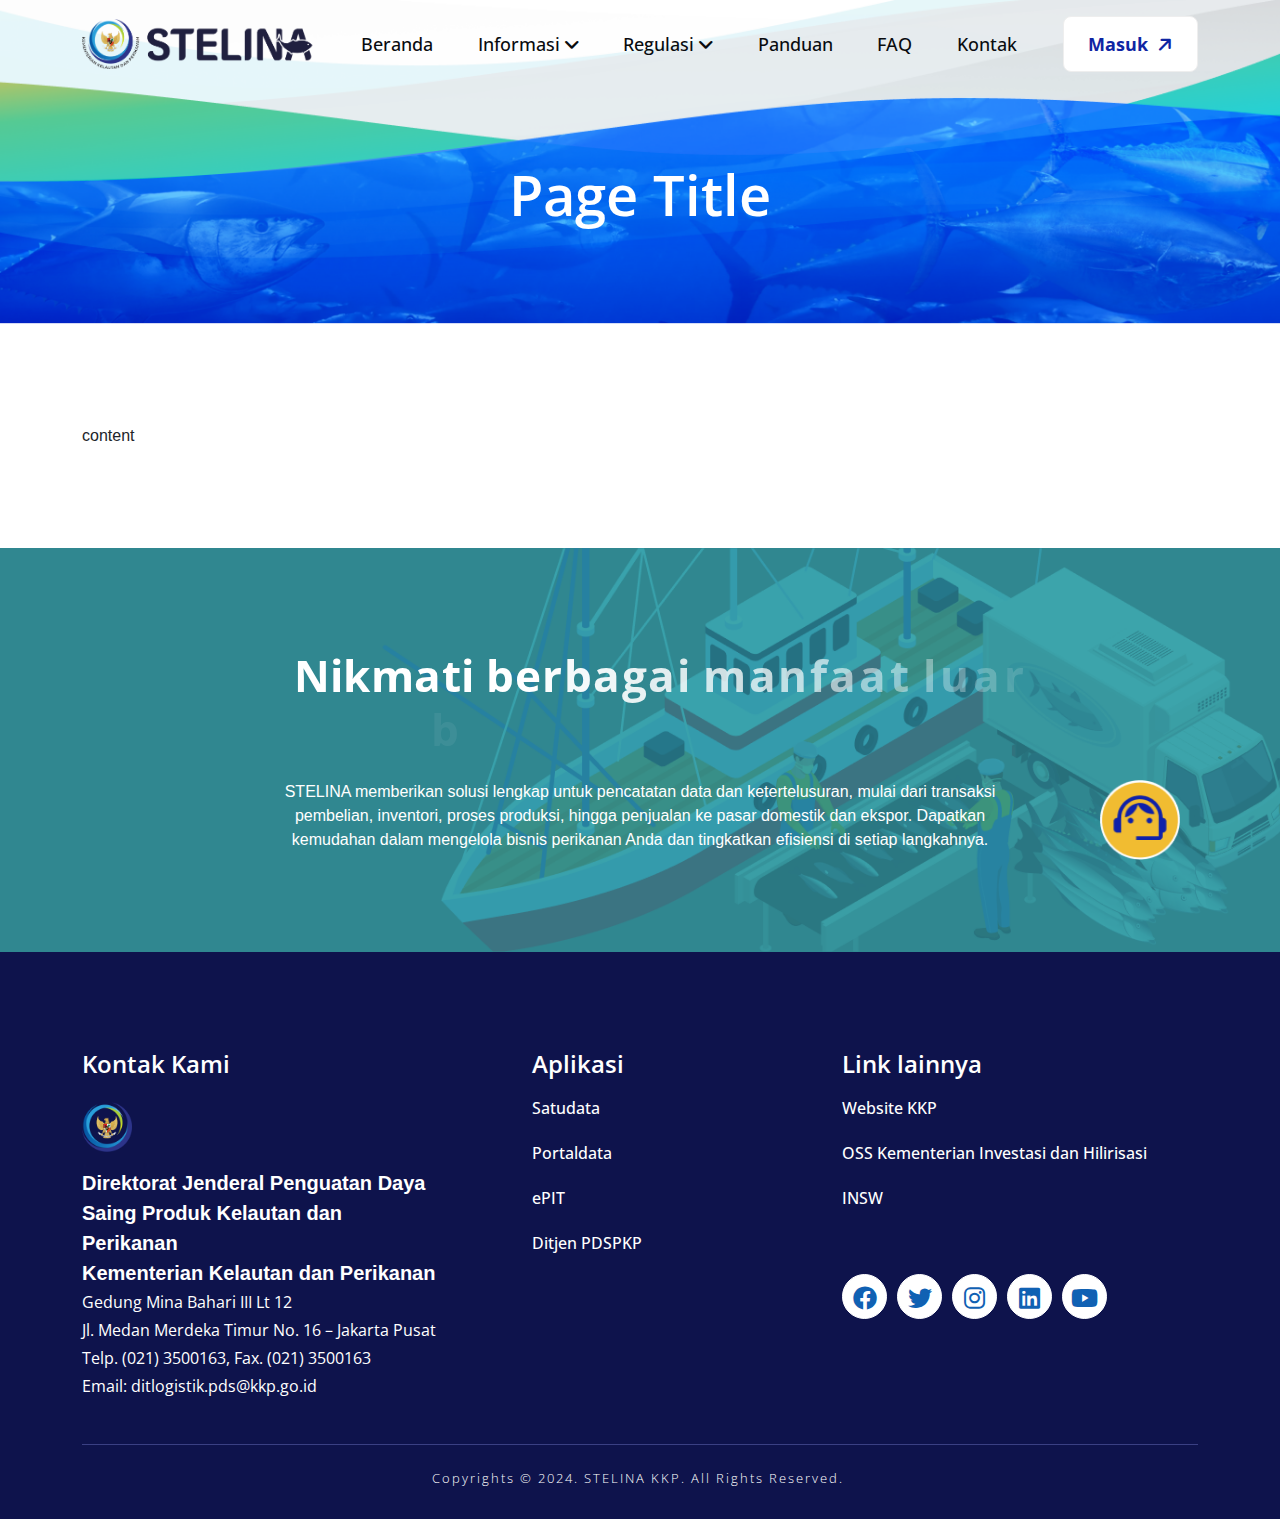
<file: blank.html>
<!DOCTYPE html>
<html lang="en">
<head>
     <meta charset="UTF-8">
     <meta name="viewport" content="width=device-width, initial-scale=1.0">
     <title>Stelina - KKP</title>

     <!--=====FAB ICON=======-->
    <link rel="shortcut icon" href="assets/img/logo/fav-logo1.png" type="image/x-icon">

    <!--===== CSS LINK =======-->
    <link rel="stylesheet" href="assets/css/plugins/bootstrap.min.css">
    <link rel="stylesheet" href="assets/css/plugins/aos.css">
    <link rel="stylesheet" href="assets/css/plugins/fontawesome.css">
    <link rel="stylesheet" href="assets/css/plugins/magnific-popup.css">
    <link rel="stylesheet" href="assets/css/plugins/mobile.css">
    <link rel="stylesheet" href="assets/css/plugins/owlcarousel.min.css">
    <link rel="stylesheet" href="assets/css/plugins/sidebar.css">
    <link rel="stylesheet" href="assets/css/plugins/slick-slider.css">
    <link rel="stylesheet" href="assets/css/plugins/nice-select.css">
    <link rel="stylesheet" href="assets/css/main.css">

    <!--=====  JS SCRIPT LINK =======-->
    <script src="assets/js/plugins/jquery-3-6-0.min.js"></script>
</head>
<body class="homepage1-body">

<!--===== PRELOADER STARTS =======-->
<div class="preloader">
  <div class="loading-container">
    <div class="loading"></div>
    <div id="loading-icon"><img src="assets/img/logo/preloader.png" alt=""></div>
  </div>
</div>
<!--===== PRELOADER ENDS =======-->

<!--===== PROGRESS STARTS=======-->
<div class="paginacontainer">
     <div class="progress-wrap">
       <svg class="progress-circle svg-content" width="100%" height="100%" viewBox="-1 -1 102 102">
         <path d="M50,1 a49,49 0 0,1 0,98 a49,49 0 0,1 0,-98"/>
       </svg>
     </div>
   </div>
 <!--===== PROGRESS ENDS=======-->

   <!--=====HEADER START=======-->
   <header>
    <div class="header-area homepage1 header header-sticky d-none d-lg-block " id="header">
      <div class="container">
        <div class="row">
          <div class="col-lg-12">
            <div class="header-elements">
              <div class="site-logo">
                <a href="index.html"><img src="assets/img/logo/logo1.png" style="width: 233px;" alt=""></a>
              </div>
              <div class="main-menu">
                <ul>
                  <li><a href="index.html">Beranda</a>
                  </li>
                  <li><a href="#">Informasi <i class="fa-solid fa-angle-down"></i></a>
                    <ul class="dropdown-padding">
                      <li><a href="tentang.html">Tentang Stelina</a></li>
                      <li><a href="rantai.html">Rantai Ketelusuran</a></li>
                      <li><a href="infografis.html">Infografis</a></li>
                    </ul>
                  </li>
                  <li><a href="#">Regulasi <i class="fa-solid fa-angle-down"></i></a>
                  <ul class="dropdown-padding">
                    <li><a href="reg-inter.html">Internasional</a></li>
                    <li><a href="reg-indo.html">Indonesia</a></li>
                  </ul>
                  </li>
                  <li><a href="panduan.html">Panduan</a></li>
                  <li><a href="faq.html">FAQ</a></li>
                  <li><a href="kontak.html">Kontak</a></li>
                </ul>
              </div>
              <div class="btn-area">
                <a href="login.html" class="header-btn18">Masuk <i class="fa-solid fa-arrow-right"></i></a>
              </div>
            <div class="body-overlay"></div>
            </div>
          </div>
        </div>
      </div>
    </div>
  </header>
  <!--=====HEADER END =======-->

  <!--===== MOBILE HEADER STARTS =======-->
 <div class="mobile-header mobile-haeder1 d-block d-lg-none">
  <div class="container-fluid">
    <div class="col-12">
      <div class="mobile-header-elements">
        <div class="mobile-logo">
          <a href="index.html"><img src="assets/img/logo/logo1.png" style="width: 199px;" alt=""></a>
        </div>
        <div class="mobile-nav-icon dots-menu">
          <i class="fa-solid fa-bars"></i>
        </div>
      </div>
    </div>
  </div>
</div>

<div class="mobile-sidebar mobile-sidebar1">
  <div class="logosicon-area">
    <div class="logos">
      <img src="assets/img/logo/logo1.png" style="width: 199px;" alt="">
    </div>
    <div class="menu-close">
      <i class="fa-solid fa-xmark"></i>
    </div>
   </div>
  <div class="mobile-nav mobile-nav1">
    <ul class="mobile-nav-list nav-list1">
      <li><a href="index.html">Beranda</a>
      <li><a href="#">Informasi</a>
        <ul class="sub-menu">
          <li><a href="tentang.html">Tentang Stelina</a></li>
          <li><a href="rantai.html">Rantai Ketelusuran</a></li>
          <li><a href="infografis.html">Infografis</a></li>
        </ul>
      </li>
      <li><a href="#">Regulasi</a>
        <ul class="sub-menu">
          <li><a href="reg-inter.html">Internasional</a></li>
          <li><a href="reg-indo.html">Indonesia</a></li>
        </ul>
      </li>
      <li><a href="panduan.html">Panduan</a></li>
      <li><a href="faq.html">FAQ</a></li>
      <li><a href="kontak.html">Kontak</a></li>
    </ul>

    <div class="allmobilesection">
      <a href="login.html"  class="header-btn1">Login <span><i class="fa-solid fa-arrow-right"></i></span></a>
     </div>
  </div>
</div>
<!--===== MOBILE HEADER STARTS =======-->

<!--===== HERO AREA STARTS =======-->
<div class="about-header-area" style="background-image: url(assets/img/bg/bg-header.png); background-repeat: no-repeat; background-size: cover; background-position: center;">
    <div class="container">
        <div class="row">
            <div class="col-lg-8 m-auto">
                <div class="about-inner-header heading9 text-center">
                    <h1 class="text-white">Page Title</h1>
                </div>
            </div>
        </div>
    </div>
</div>
<!--===== HERO AREA ENDS =======-->

<!--===== CHOOSE AREA STARTS =======-->
<div class="choose-section-area sp1" style="background: none;">
    <div class="container">
        <div class="row align-items-center">
            <div class="col-lg-12 m-auto">

              content

            </div>
        </div>
    </div>
</div>

<!--===== CTA AREA STARTS =======-->
<div class="cta11-section-area sp1">
  <div class="container">
      <div class="row justify-content-md-center text-center">
          <div class="col-lg-8">
              <div class="cta-header">
                  <h2 class="text-anime-style-3">Nikmati berbagai manfaat luar biasa bersama STELINA</h2>
                  <div class="space24"></div>
                  <span class="text-white">STELINA memberikan solusi lengkap untuk pencatatan data dan ketertelusuran, mulai dari transaksi pembelian, inventori, proses produksi, hingga penjualan ke pasar domestik dan ekspor. Dapatkan kemudahan dalam mengelola bisnis perikanan Anda dan tingkatkan efisiensi di setiap langkahnya.</span>
              </div>
          </div>
      </div>
  </div>
</div>
<!--===== CTA AREA ENDS =======-->

<!--===== FOOTER AREA STARTS =======-->
<div class="footer11-section-area">
<div class="container">
  <div class="row">
      <div class="col-lg-4 col-md-12">
          <div class="footer-log-area">
            <h3>Kontak Kami</h3>
            <div class="d-block">
              <div class="pb-3"><img src="assets/img/all-images/favicon.png" style="height: 50px; max-width: fit-content;" alt=""></div>
              <div class="fs-5 fw-bold text-white">Direktorat Jenderal Penguatan Daya Saing Produk Kelautan dan Perikanan<br>
                Kementerian Kelautan dan Perikanan</div>
            </div>
              <p>
                Gedung Mina Bahari III Lt 12<br>
                Jl. Medan Merdeka Timur No. 16 – Jakarta Pusat<br>
                Telp. (021) 3500163, Fax. (021) 3500163<br>
                Email: ditlogistik.pds@kkp.go.id</p>
              
              <div class="space24"></div>
          </div>
      </div>
      <div class="col-lg-4 col-md-12">
          <div class="space30 d-md-none d-block"></div>
          <div class="footer-content-area footer1">
              <h3>Aplikasi</h3>
              <ul>
                  <li><a href="https://satudata.kkp.go.id/" target="_blank">Satudata</a></li>
                  <li><a href="https://portaldata.kkp.go.id/" target="_blank">Portaldata</a></li>
                  <li><a href="https://integrasi.djpt.kkp.go.id/pit/" target="_blank">ePIT</a></li>
                  <li><a href="https://kkp.go.id/unit-kerja/djpdskp.html" target="_blank">Ditjen PDSPKP</a></li>
              </ul>
          </div>
      </div>
      <div class="col-lg-4 col-md-12">
          <div class="space30 d-lg-none d-block"></div>
          <div class="footer-content-area">
              <h3>Link lainnya</h3>
              <ul>
                  <li><a href="https://kkp.go.id" target="_blank">Website KKP</a></li>
                  <li><a href="https://oss.go.id/" target="_blank">OSS Kementerian Investasi dan Hilirisasi</a></li>
                  <li><a href="https://insw.go.id/" target="_blank">INSW</a></li>
              </ul>
              <div>
                <ul class="social_icons">
                    <li><a href="#"><i class="fa-brands fa-facebook"></i></a>
                    </li>
                    <li><a href="#"><i class="fa-brands fa-twitter"></i></a>
                    </li>
                    <li> <a href="#"><i class="fa-brands fa-instagram" aria-hidden="true"></i> </a> 
                    </li>
                    <li><a href="#"><i class="fa-brands fa-linkedin"></i></a>
                    </li>
                    <li><a href="#"><i class="fa-brands fa-youtube"></i></a>
                    </li>
                </ul>
            </div>

          </div>
      </div>
  </div>
  <div class="space20 d-lg-block d-none"></div>
  <div class="space40 d-lg-none d-block"></div>
  <div class="row">
    <div class="col-lg-12">
      <div class="copyright-area">
        <div class="pera">
          <p>Copyrights © 2024. STELINA KKP. All Rights Reserved. </p>
        </div>
      </div>
    </div>
  </div>
</div>
</div>
<!--===== FOOTER AREA ENDS =======-->


  <!--livechat-->

  <a href="#" class="chat-open"><img src="assets/img/all-images/liveChart-icon.png" class="livechat-icon"></a>

  <div id="live-chat">
  
  <header class="clearfix">
    
    <a href="#" class="chat-close">x</a>

    <h4 class="text-white">Admin Stelina</h4>

  </header>

  <div class="chat">
    
    <div class="chat-history">
      
      <div class="chat-message clearfix">
        
        <img src="assets/img/all-images/user.png" alt="" width="32" height="32">

        <div class="chat-message-content clearfix">
          
          <span class="chat-time">13:35</span>

          <h5>User</h5>

          <p>Halo</p>

        </div> <!-- end chat-message-content -->

      </div> <!-- end chat-message -->

      <hr>

      <div class="chat-message clearfix">
        
        <img src="assets/img/all-images/favicon.png" alt="" width="32" height="32">

        <div class="chat-message-content clearfix">
          
          <span class="chat-time">13:37</span>

          <h5>Admin Stelina</h5>

          <p>Selamat Siang ada yang dapat kami bantu</p>

        </div> <!-- end chat-message-content -->

      </div> <!-- end chat-message -->

      <hr>

      <div class="chat-message clearfix">
        
        <img src="assets/img/all-images/user.png" alt="" width="32" height="32">

        <div class="chat-message-content clearfix">
          
          <span class="chat-time">13:38</span>

          <h5>User</h5>

          <p>Anu, saya mau bertanya soal itu kira2 bisa dibantu tentang peraturan tentang ini </p>

        </div> <!-- end chat-message-content -->

      </div> <!-- end chat-message -->

      <hr>

    </div> <!-- end chat-history -->

    <form action="#" method="post">

      <fieldset>
        
        <input type="text" placeholder="Ketik Chat disini ..." autofocus>
        <input type="hidden">

      </fieldset>

    </form>

  </div> <!-- end chat -->

</div>

  <!--livechat-->

<!--===== JS SCRIPT LINK =======-->
<script src="assets/js/plugins/bootstrap.min.js"></script>
<script src="assets/js/plugins/fontawesome.js"></script>
<script src="assets/js/plugins/aos.js"></script>
<script src="assets/js/plugins/counter.js"></script>
<script src="assets/js/plugins/gsap.min.js"></script>
<script src="assets/js/plugins/ScrollTrigger.min.js"></script>
<script src="assets/js/plugins/Splitetext.js"></script>
<script src="assets/js/plugins/sidebar.js"></script>
<script src="assets/js/plugins/magnific-popup.js"></script>
<script src="assets/js/plugins/mobilemenu.js"></script>
<script src="assets/js/plugins/owlcarousel.min.js"></script>
<script src="assets/js/plugins/gsap-animation.js"></script>
<script src="assets/js/plugins/nice-select.js"></script>
<script src="assets/js/plugins/waypoints.js"></script>
<script src="assets/js/plugins/slick-slider.js"></script>
<script src="assets/js/plugins/circle-progress.js"></script>
<script src="assets/js/main.js"></script>
<script src="assets/js/script.js"></script>

</body>
</html>
</file>
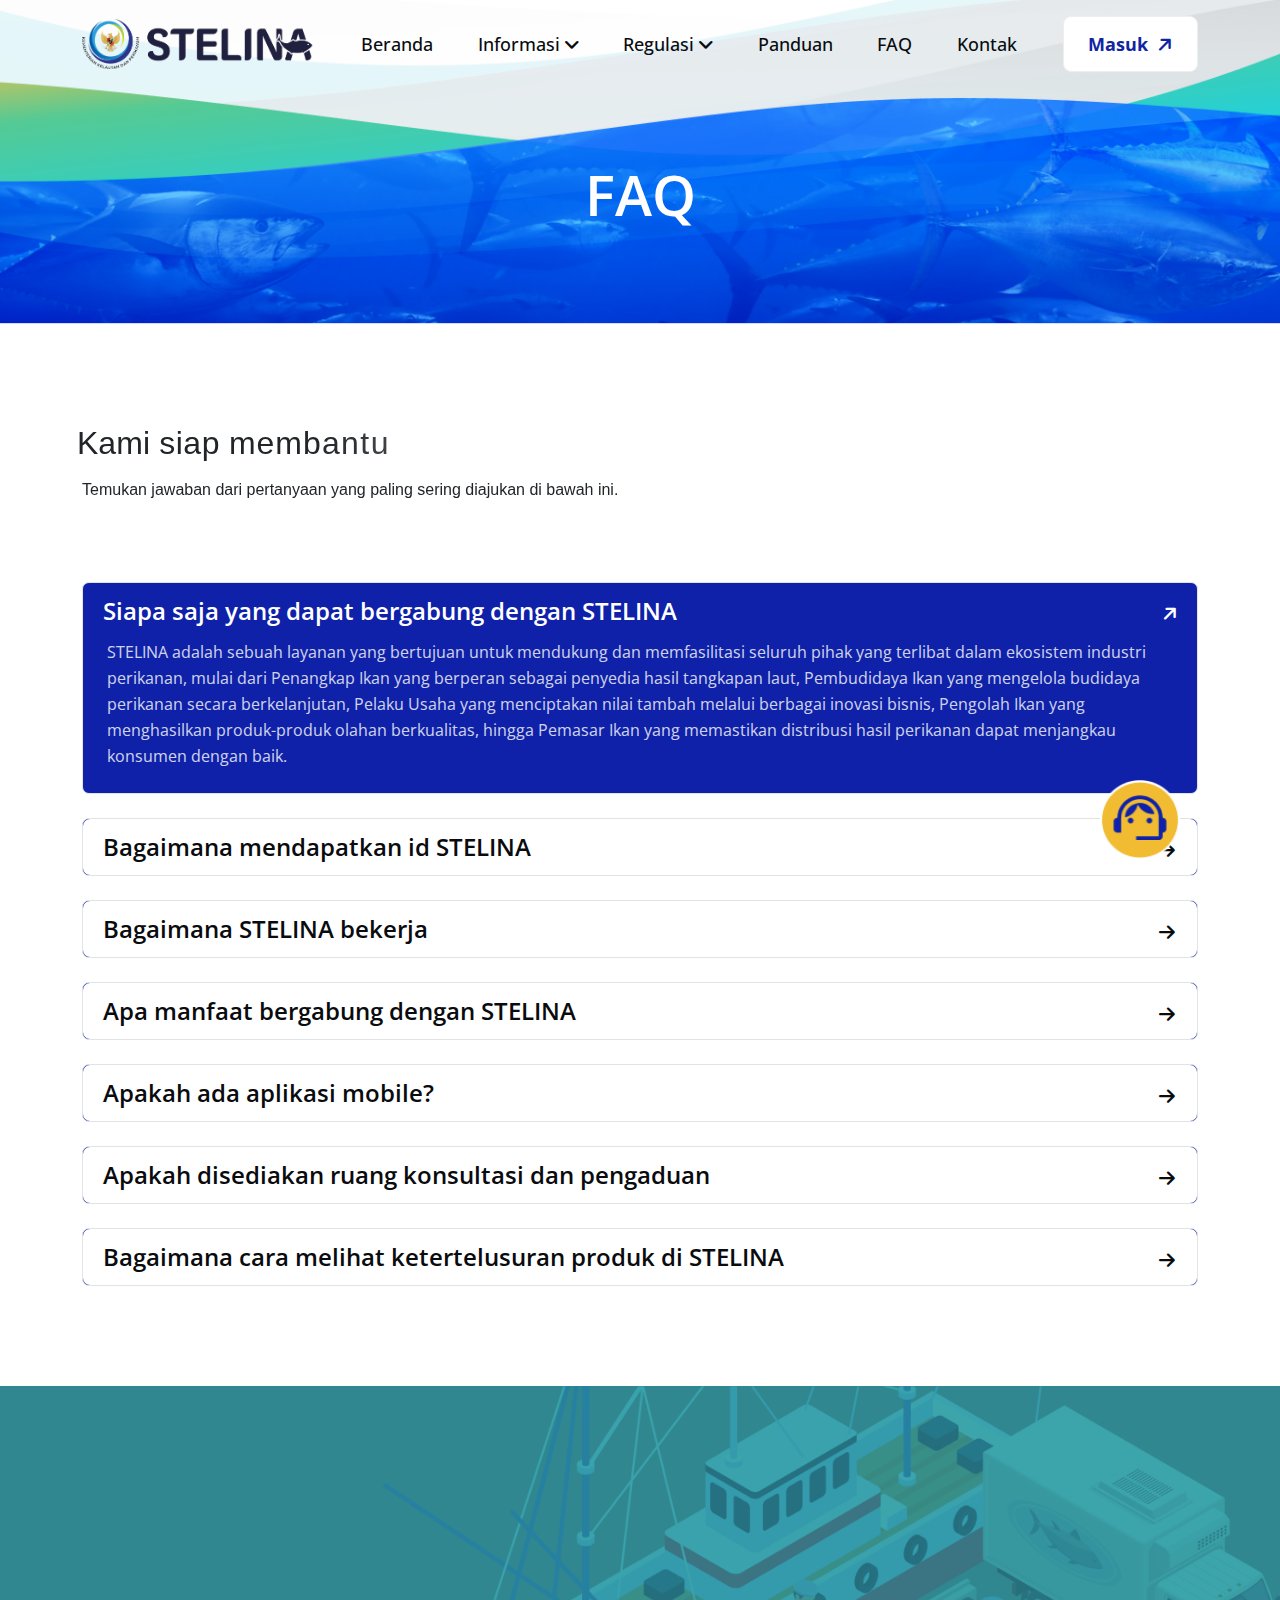
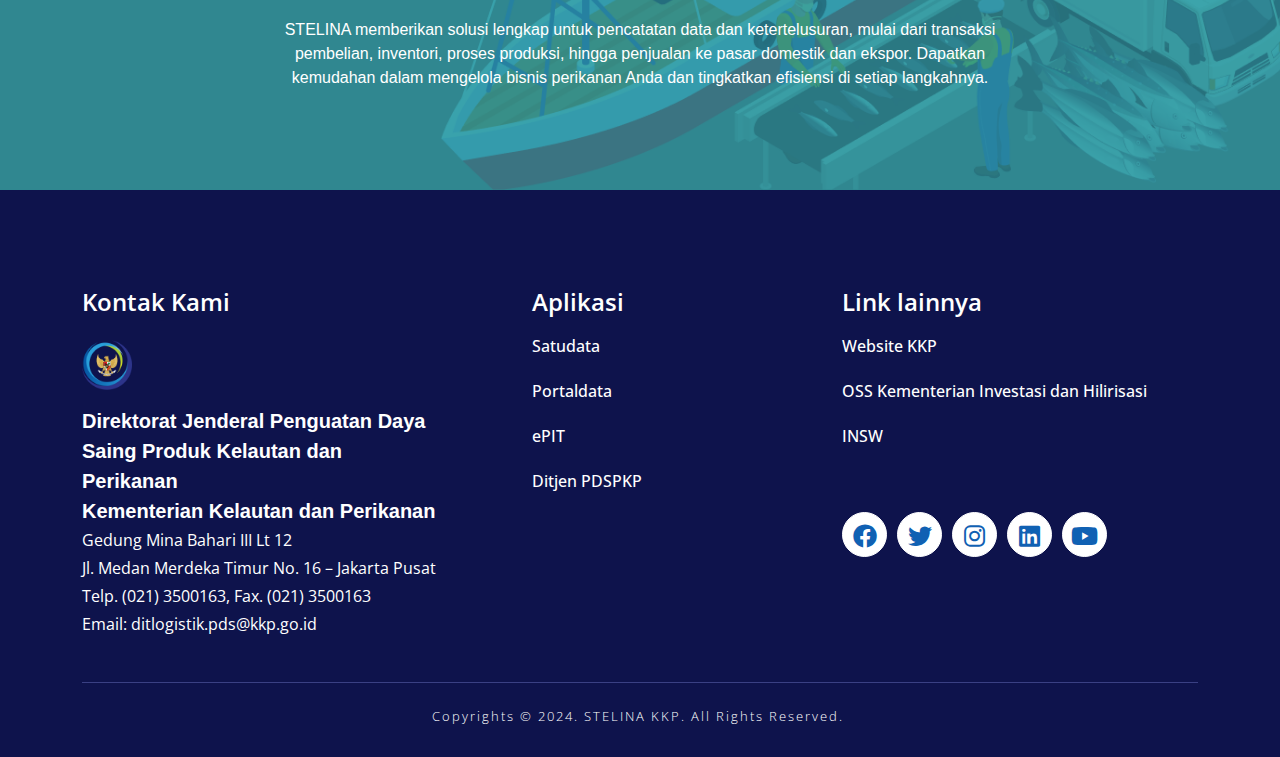
<file: faq.html>
<!DOCTYPE html>
<html lang="en">
<head>
     <meta charset="UTF-8">
     <meta name="viewport" content="width=device-width, initial-scale=1.0">
     <title>Stelina - KKP</title>

     <!--=====FAB ICON=======-->
    <link rel="shortcut icon" href="assets/img/logo/fav-logo1.png" type="image/x-icon">

    <!--===== CSS LINK =======-->
    <link rel="stylesheet" href="assets/css/plugins/bootstrap.min.css">
    <link rel="stylesheet" href="assets/css/plugins/aos.css">
    <link rel="stylesheet" href="assets/css/plugins/fontawesome.css">
    <link rel="stylesheet" href="assets/css/plugins/magnific-popup.css">
    <link rel="stylesheet" href="assets/css/plugins/mobile.css">
    <link rel="stylesheet" href="assets/css/plugins/owlcarousel.min.css">
    <link rel="stylesheet" href="assets/css/plugins/sidebar.css">
    <link rel="stylesheet" href="assets/css/plugins/slick-slider.css">
    <link rel="stylesheet" href="assets/css/plugins/nice-select.css">
    <link rel="stylesheet" href="assets/css/main.css">

    <!--=====  JS SCRIPT LINK =======-->
    <script src="assets/js/plugins/jquery-3-6-0.min.js"></script>
</head>
<body class="homepage1-body">

<!--===== PRELOADER STARTS =======-->
<div class="preloader">
  <div class="loading-container">
    <div class="loading"></div>
    <div id="loading-icon"><img src="assets/img/logo/preloader.png" alt=""></div>
  </div>
</div>
<!--===== PRELOADER ENDS =======-->

<!--===== PROGRESS STARTS=======-->
<div class="paginacontainer">
     <div class="progress-wrap">
       <svg class="progress-circle svg-content" width="100%" height="100%" viewBox="-1 -1 102 102">
         <path d="M50,1 a49,49 0 0,1 0,98 a49,49 0 0,1 0,-98"/>
       </svg>
     </div>
   </div>
 <!--===== PROGRESS ENDS=======-->

   <!--=====HEADER START=======-->
   <header>
    <div class="header-area homepage1 header header-sticky d-none d-lg-block " id="header">
      <div class="container">
        <div class="row">
          <div class="col-lg-12">
            <div class="header-elements">
              <div class="site-logo">
                <a href="index.html"><img src="assets/img/logo/logo1.png" style="width: 233px;" alt=""></a>
              </div>
              <div class="main-menu">
                <ul>
                  <li><a href="index.html">Beranda</a>
                  </li>
                  <li><a href="#">Informasi <i class="fa-solid fa-angle-down"></i></a>
                    <ul class="dropdown-padding">
                      <li><a href="tentang.html">Tentang Stelina</a></li>
                      <li><a href="rantai.html">Rantai Ketelusuran</a></li>
                      <li><a href="infografis.html">Infografis</a></li>
                    </ul>
                  </li>
                  <li><a href="#">Regulasi <i class="fa-solid fa-angle-down"></i></a>
                  <ul class="dropdown-padding">
                    <li><a href="reg-inter.html">Internasional</a></li>
                    <li><a href="reg-indo.html">Indonesia</a></li>
                  </ul>
                  </li>
                  <li><a href="panduan.html">Panduan</a></li>
                  <li><a href="faq.html">FAQ</a></li>
                  <li><a href="kontak.html">Kontak</a></li>
                </ul>
              </div>
              <div class="btn-area">
                <a href="login.html" class="header-btn18">Masuk <i class="fa-solid fa-arrow-right"></i></a>
              </div>
            <div class="body-overlay"></div>
            </div>
          </div>
        </div>
      </div>
    </div>
  </header>
  <!--=====HEADER END =======-->

  <!--===== MOBILE HEADER STARTS =======-->
 <div class="mobile-header mobile-haeder1 d-block d-lg-none">
  <div class="container-fluid">
    <div class="col-12">
      <div class="mobile-header-elements">
        <div class="mobile-logo">
          <a href="index.html"><img src="assets/img/logo/logo1.png" style="width: 199px;" alt=""></a>
        </div>
        <div class="mobile-nav-icon dots-menu">
          <i class="fa-solid fa-bars"></i>
        </div>
      </div>
    </div>
  </div>
</div>

<div class="mobile-sidebar mobile-sidebar1">
  <div class="logosicon-area">
    <div class="logos">
      <img src="assets/img/logo/logo1.png" style="width: 199px;" alt="">
    </div>
    <div class="menu-close">
      <i class="fa-solid fa-xmark"></i>
    </div>
   </div>
  <div class="mobile-nav mobile-nav1">
    <ul class="mobile-nav-list nav-list1">
      <li><a href="index.html">Beranda</a>
      <li><a href="#">Informasi</a>
        <ul class="sub-menu">
          <li><a href="tentang.html">Tentang Stelina</a></li>
          <li><a href="rantai.html">Rantai Ketelusuran</a></li>
          <li><a href="infografis.html">Infografis</a></li>
        </ul>
      </li>
      <li><a href="#">Regulasi</a>
        <ul class="sub-menu">
          <li><a href="reg-inter.html">Internasional</a></li>
          <li><a href="reg-indo.html">Indonesia</a></li>
        </ul>
      </li>
      <li><a href="panduan.html">Panduan</a></li>
      <li><a href="faq.html">FAQ</a></li>
      <li><a href="kontak.html">Kontak</a></li>
    </ul>

    <div class="allmobilesection">
      <a href="login.html"  class="header-btn1">Login <span><i class="fa-solid fa-arrow-right"></i></span></a>
     </div>
  </div>
</div>
<!--===== MOBILE HEADER STARTS =======-->

<!--===== HERO AREA STARTS =======-->
<div class="about-header-area" style="background-image: url(assets/img/bg/bg-header.png); background-repeat: no-repeat; background-size: cover; background-position: center;">
    <div class="container">
        <div class="row">
            <div class="col-lg-8 m-auto">
                <div class="about-inner-header heading9 text-center">
                    <h1 class="text-white">FAQ</h1>
                </div>
            </div>
        </div>
    </div>
</div>
<!--===== HERO AREA ENDS =======-->

<!--===== CHOOSE AREA STARTS =======-->
<div class="choose-section-area sp1" style="background: none;">
    <div class="container">
        <div class="row align-items-center">
            <div class="col-lg-12 m-auto">
              <h2 class="text-anime-style-3">Kami siap membantu</h2>
              <div class="space16"></div>
              <p data-aos="fade-left" data-aos-duration="1000">Temukan jawaban dari pertanyaan yang paling sering diajukan di bawah ini.</p>
              <div class="space80"></div>
                <div class="accordian-tabs-area" style="padding: 0;">
                    <div class="accordion accordion-flush" id="accordionFlushExample">
                        <div class="accordion-item">
                          <h2 class="accordion-header">
                            <button class="accordion-button" type="button" data-bs-toggle="collapse" data-bs-target="#flush-collapseOne" aria-expanded="false" aria-controls="flush-collapseOne">
                              Siapa saja yang dapat bergabung dengan STELINA
                            </button>
                          </h2>
                          <div id="flush-collapseOne" class="accordion-collapse collapse show" data-bs-parent="#accordionFlushExample">
                            <div class="accordion-body body2">STELINA adalah sebuah layanan yang bertujuan untuk mendukung dan memfasilitasi seluruh pihak yang terlibat dalam ekosistem industri perikanan, mulai dari Penangkap Ikan yang berperan sebagai penyedia hasil tangkapan laut, Pembudidaya Ikan yang mengelola budidaya perikanan secara berkelanjutan, Pelaku Usaha yang menciptakan nilai tambah melalui berbagai inovasi bisnis, Pengolah Ikan yang menghasilkan produk-produk olahan berkualitas, hingga Pemasar Ikan yang memastikan distribusi hasil perikanan dapat menjangkau konsumen dengan baik.</div>
                          </div>
                        </div>
                        <div class="space24"></div>
                        <div class="accordion-item">
                          <h2 class="accordion-header">
                            <button class="accordion-button collapsed" type="button" data-bs-toggle="collapse" data-bs-target="#flush-collapseTwo" aria-expanded="false" aria-controls="flush-collapseTwo">
                              Bagaimana mendapatkan id STELINA
                            </button>
                          </h2>
                          <div id="flush-collapseTwo" class="accordion-collapse collapse" data-bs-parent="#accordionFlushExample">
                          <div class="accordion-body body2">STELINA adalah sebuah layanan yang bertujuan untuk mendukung dan memfasilitasi seluruh pihak yang terlibat dalam ekosistem industri perikanan, mulai dari Penangkap Ikan yang berperan sebagai penyedia hasil tangkapan laut, Pembudidaya Ikan yang mengelola budidaya perikanan secara berkelanjutan, Pelaku Usaha yang menciptakan nilai tambah melalui berbagai inovasi bisnis, Pengolah Ikan yang menghasilkan produk-produk olahan berkualitas, hingga Pemasar Ikan yang memastikan distribusi hasil perikanan dapat menjangkau konsumen dengan baik.</div>
                          </div>
                        </div>
                        <div class="space24"></div>
                        <div class="accordion-item">
                          <h2 class="accordion-header">
                            <button class="accordion-button collapsed" type="button" data-bs-toggle="collapse" data-bs-target="#flush-collapseThree" aria-expanded="false" aria-controls="flush-collapseThree">
                              Bagaimana STELINA bekerja
                            </button>
                          </h2>
                          <div id="flush-collapseThree" class="accordion-collapse collapse" data-bs-parent="#accordionFlushExample">
                          <div class="accordion-body body2">STELINA adalah sebuah layanan yang bertujuan untuk mendukung dan memfasilitasi seluruh pihak yang terlibat dalam ekosistem industri perikanan, mulai dari Penangkap Ikan yang berperan sebagai penyedia hasil tangkapan laut, Pembudidaya Ikan yang mengelola budidaya perikanan secara berkelanjutan, Pelaku Usaha yang menciptakan nilai tambah melalui berbagai inovasi bisnis, Pengolah Ikan yang menghasilkan produk-produk olahan berkualitas, hingga Pemasar Ikan yang memastikan distribusi hasil perikanan dapat menjangkau konsumen dengan baik.</div>
                          </div>
                        </div>
                        <div class="space24"></div>
                        <div class="accordion-item">
                            <h2 class="accordion-header">
                              <button class="accordion-button collapsed" type="button" data-bs-toggle="collapse" data-bs-target="#flush-collapseFour" aria-expanded="false" aria-controls="flush-collapseFour">
                                Apa manfaat bergabung dengan STELINA
                              </button>
                            </h2>
                            <div id="flush-collapseFour" class="accordion-collapse collapse" data-bs-parent="#accordionFlushExample">
                              <div class="accordion-body body2">STELINA adalah sebuah layanan yang bertujuan untuk mendukung dan memfasilitasi seluruh pihak yang terlibat dalam ekosistem industri perikanan, mulai dari Penangkap Ikan yang berperan sebagai penyedia hasil tangkapan laut, Pembudidaya Ikan yang mengelola budidaya perikanan secara berkelanjutan, Pelaku Usaha yang menciptakan nilai tambah melalui berbagai inovasi bisnis, Pengolah Ikan yang menghasilkan produk-produk olahan berkualitas, hingga Pemasar Ikan yang memastikan distribusi hasil perikanan dapat menjangkau konsumen dengan baik.</div>
                            </div>
                          </div>

                          <div class="space24"></div>
                        <div class="accordion-item">
                            <h2 class="accordion-header">
                              <button class="accordion-button collapsed" type="button" data-bs-toggle="collapse" data-bs-target="#flush-collapseFive" aria-expanded="false" aria-controls="flush-collapseFive">
                                Apakah ada aplikasi mobile?
                              </button>
                            </h2>
                            <div id="flush-collapseFive" class="accordion-collapse collapse" data-bs-parent="#accordionFlushExample">
                              <div class="accordion-body body2">STELINA adalah sebuah layanan yang bertujuan untuk mendukung dan memfasilitasi seluruh pihak yang terlibat dalam ekosistem industri perikanan, mulai dari Penangkap Ikan yang berperan sebagai penyedia hasil tangkapan laut, Pembudidaya Ikan yang mengelola budidaya perikanan secara berkelanjutan, Pelaku Usaha yang menciptakan nilai tambah melalui berbagai inovasi bisnis, Pengolah Ikan yang menghasilkan produk-produk olahan berkualitas, hingga Pemasar Ikan yang memastikan distribusi hasil perikanan dapat menjangkau konsumen dengan baik.</div>
                            </div>
                          </div>

                          <div class="space24"></div>
                        <div class="accordion-item">
                            <h2 class="accordion-header">
                              <button class="accordion-button collapsed" type="button" data-bs-toggle="collapse" data-bs-target="#flush-collapseSix" aria-expanded="false" aria-controls="flush-collapseSix">
                                Apakah disediakan ruang konsultasi dan pengaduan
                              </button>
                            </h2>
                            <div id="flush-collapseSix" class="accordion-collapse collapse" data-bs-parent="#accordionFlushExample">
                              <div class="accordion-body body2">STELINA adalah sebuah layanan yang bertujuan untuk mendukung dan memfasilitasi seluruh pihak yang terlibat dalam ekosistem industri perikanan, mulai dari Penangkap Ikan yang berperan sebagai penyedia hasil tangkapan laut, Pembudidaya Ikan yang mengelola budidaya perikanan secara berkelanjutan, Pelaku Usaha yang menciptakan nilai tambah melalui berbagai inovasi bisnis, Pengolah Ikan yang menghasilkan produk-produk olahan berkualitas, hingga Pemasar Ikan yang memastikan distribusi hasil perikanan dapat menjangkau konsumen dengan baik.</div>
                            </div>
                          </div>

                          <div class="space24"></div>
                          <div class="accordion-item">
                              <h2 class="accordion-header">
                                <button class="accordion-button collapsed" type="button" data-bs-toggle="collapse" data-bs-target="#flush-collapseSeven" aria-expanded="false" aria-controls="flush-collapseSeven">
                                  Bagaimana cara melihat ketertelusuran produk di STELINA
                                </button>
                              </h2>
                              <div id="flush-collapseSeven" class="accordion-collapse collapse" data-bs-parent="#accordionFlushExample">
                                <div class="accordion-body body2">STELINA adalah sebuah layanan yang bertujuan untuk mendukung dan memfasilitasi seluruh pihak yang terlibat dalam ekosistem industri perikanan, mulai dari Penangkap Ikan yang berperan sebagai penyedia hasil tangkapan laut, Pembudidaya Ikan yang mengelola budidaya perikanan secara berkelanjutan, Pelaku Usaha yang menciptakan nilai tambah melalui berbagai inovasi bisnis, Pengolah Ikan yang menghasilkan produk-produk olahan berkualitas, hingga Pemasar Ikan yang memastikan distribusi hasil perikanan dapat menjangkau konsumen dengan baik.</div>
                              </div>
                            </div>
                      </div>
                </div>
            </div>
        </div>
    </div>
</div>

<!--===== CTA AREA STARTS =======-->
<div class="cta11-section-area sp1">
  <div class="container">
      <div class="row justify-content-md-center text-center">
          <div class="col-lg-8">
              <div class="cta-header">
                  <h2 class="text-anime-style-3">Nikmati berbagai manfaat luar biasa bersama STELINA</h2>
                  <div class="space24"></div>
                  <span class="text-white">STELINA memberikan solusi lengkap untuk pencatatan data dan ketertelusuran, mulai dari transaksi pembelian, inventori, proses produksi, hingga penjualan ke pasar domestik dan ekspor. Dapatkan kemudahan dalam mengelola bisnis perikanan Anda dan tingkatkan efisiensi di setiap langkahnya.</span>
              </div>
          </div>
      </div>
  </div>
</div>
<!--===== CTA AREA ENDS =======-->

<!--===== FOOTER AREA STARTS =======-->
<div class="footer11-section-area">
<div class="container">
  <div class="row">
      <div class="col-lg-4 col-md-12">
          <div class="footer-log-area">
            <h3>Kontak Kami</h3>
            <div class="d-block">
              <div class="pb-3"><img src="assets/img/all-images/favicon.png" style="height: 50px; max-width: fit-content;" alt=""></div>
              <div class="fs-5 fw-bold text-white">Direktorat Jenderal Penguatan Daya Saing Produk Kelautan dan Perikanan<br>
                Kementerian Kelautan dan Perikanan</div>
            </div>
              <p>
                Gedung Mina Bahari III Lt 12<br>
                Jl. Medan Merdeka Timur No. 16 – Jakarta Pusat<br>
                Telp. (021) 3500163, Fax. (021) 3500163<br>
                Email: ditlogistik.pds@kkp.go.id</p>
              
              <div class="space24"></div>
          </div>
      </div>
      <div class="col-lg-4 col-md-12">
          <div class="space30 d-md-none d-block"></div>
          <div class="footer-content-area footer1">
              <h3>Aplikasi</h3>
              <ul>
                  <li><a href="https://satudata.kkp.go.id/" target="_blank">Satudata</a></li>
                  <li><a href="https://portaldata.kkp.go.id/" target="_blank">Portaldata</a></li>
                  <li><a href="https://integrasi.djpt.kkp.go.id/pit/" target="_blank">ePIT</a></li>
                  <li><a href="https://kkp.go.id/unit-kerja/djpdskp.html" target="_blank">Ditjen PDSPKP</a></li>
              </ul>
          </div>
      </div>
      <div class="col-lg-4 col-md-12">
          <div class="space30 d-lg-none d-block"></div>
          <div class="footer-content-area">
              <h3>Link lainnya</h3>
              <ul>
                  <li><a href="https://kkp.go.id" target="_blank">Website KKP</a></li>
                  <li><a href="https://oss.go.id/" target="_blank">OSS Kementerian Investasi dan Hilirisasi</a></li>
                  <li><a href="https://insw.go.id/" target="_blank">INSW</a></li>
              </ul>
              <div>
                <ul class="social_icons">
                    <li><a href="#"><i class="fa-brands fa-facebook"></i></a>
                    </li>
                    <li><a href="#"><i class="fa-brands fa-twitter"></i></a>
                    </li>
                    <li> <a href="#"><i class="fa-brands fa-instagram" aria-hidden="true"></i> </a> 
                    </li>
                    <li><a href="#"><i class="fa-brands fa-linkedin"></i></a>
                    </li>
                    <li><a href="#"><i class="fa-brands fa-youtube"></i></a>
                    </li>
                </ul>
            </div>

          </div>
      </div>
  </div>
  <div class="space20 d-lg-block d-none"></div>
  <div class="space40 d-lg-none d-block"></div>
  <div class="row">
    <div class="col-lg-12">
      <div class="copyright-area">
        <div class="pera">
          <p>Copyrights © 2024. STELINA KKP. All Rights Reserved. </p>
        </div>
      </div>
    </div>
  </div>
</div>
</div>
<!--===== FOOTER AREA ENDS =======-->


  <!--livechat-->

  <a href="#" class="chat-open"><img src="assets/img/all-images/liveChart-icon.png" class="livechat-icon"></a>

  <div id="live-chat">
  
  <header class="clearfix">
    
    <a href="#" class="chat-close">x</a>

    <h4 class="text-white">Admin Stelina</h4>

  </header>

  <div class="chat">
    
    <div class="chat-history">
      
      <div class="chat-message clearfix">
        
        <img src="assets/img/all-images/user.png" alt="" width="32" height="32">

        <div class="chat-message-content clearfix">
          
          <span class="chat-time">13:35</span>

          <h5>User</h5>

          <p>Halo</p>

        </div> <!-- end chat-message-content -->

      </div> <!-- end chat-message -->

      <hr>

      <div class="chat-message clearfix">
        
        <img src="assets/img/all-images/favicon.png" alt="" width="32" height="32">

        <div class="chat-message-content clearfix">
          
          <span class="chat-time">13:37</span>

          <h5>Admin Stelina</h5>

          <p>Selamat Siang ada yang dapat kami bantu</p>

        </div> <!-- end chat-message-content -->

      </div> <!-- end chat-message -->

      <hr>

      <div class="chat-message clearfix">
        
        <img src="assets/img/all-images/user.png" alt="" width="32" height="32">

        <div class="chat-message-content clearfix">
          
          <span class="chat-time">13:38</span>

          <h5>User</h5>

          <p>Anu, saya mau bertanya soal itu kira2 bisa dibantu tentang peraturan tentang ini </p>

        </div> <!-- end chat-message-content -->

      </div> <!-- end chat-message -->

      <hr>

    </div> <!-- end chat-history -->

    <form action="#" method="post">

      <fieldset>
        
        <input type="text" placeholder="Ketik Chat disini ..." autofocus>
        <input type="hidden">

      </fieldset>

    </form>

  </div> <!-- end chat -->

</div>

  <!--livechat-->

<!--===== JS SCRIPT LINK =======-->
<script src="assets/js/plugins/bootstrap.min.js"></script>
<script src="assets/js/plugins/fontawesome.js"></script>
<script src="assets/js/plugins/aos.js"></script>
<script src="assets/js/plugins/counter.js"></script>
<script src="assets/js/plugins/gsap.min.js"></script>
<script src="assets/js/plugins/ScrollTrigger.min.js"></script>
<script src="assets/js/plugins/Splitetext.js"></script>
<script src="assets/js/plugins/sidebar.js"></script>
<script src="assets/js/plugins/magnific-popup.js"></script>
<script src="assets/js/plugins/mobilemenu.js"></script>
<script src="assets/js/plugins/owlcarousel.min.js"></script>
<script src="assets/js/plugins/gsap-animation.js"></script>
<script src="assets/js/plugins/nice-select.js"></script>
<script src="assets/js/plugins/waypoints.js"></script>
<script src="assets/js/plugins/slick-slider.js"></script>
<script src="assets/js/plugins/circle-progress.js"></script>
<script src="assets/js/main.js"></script>
<script src="assets/js/script.js"></script>

</body>
</html>
</file>
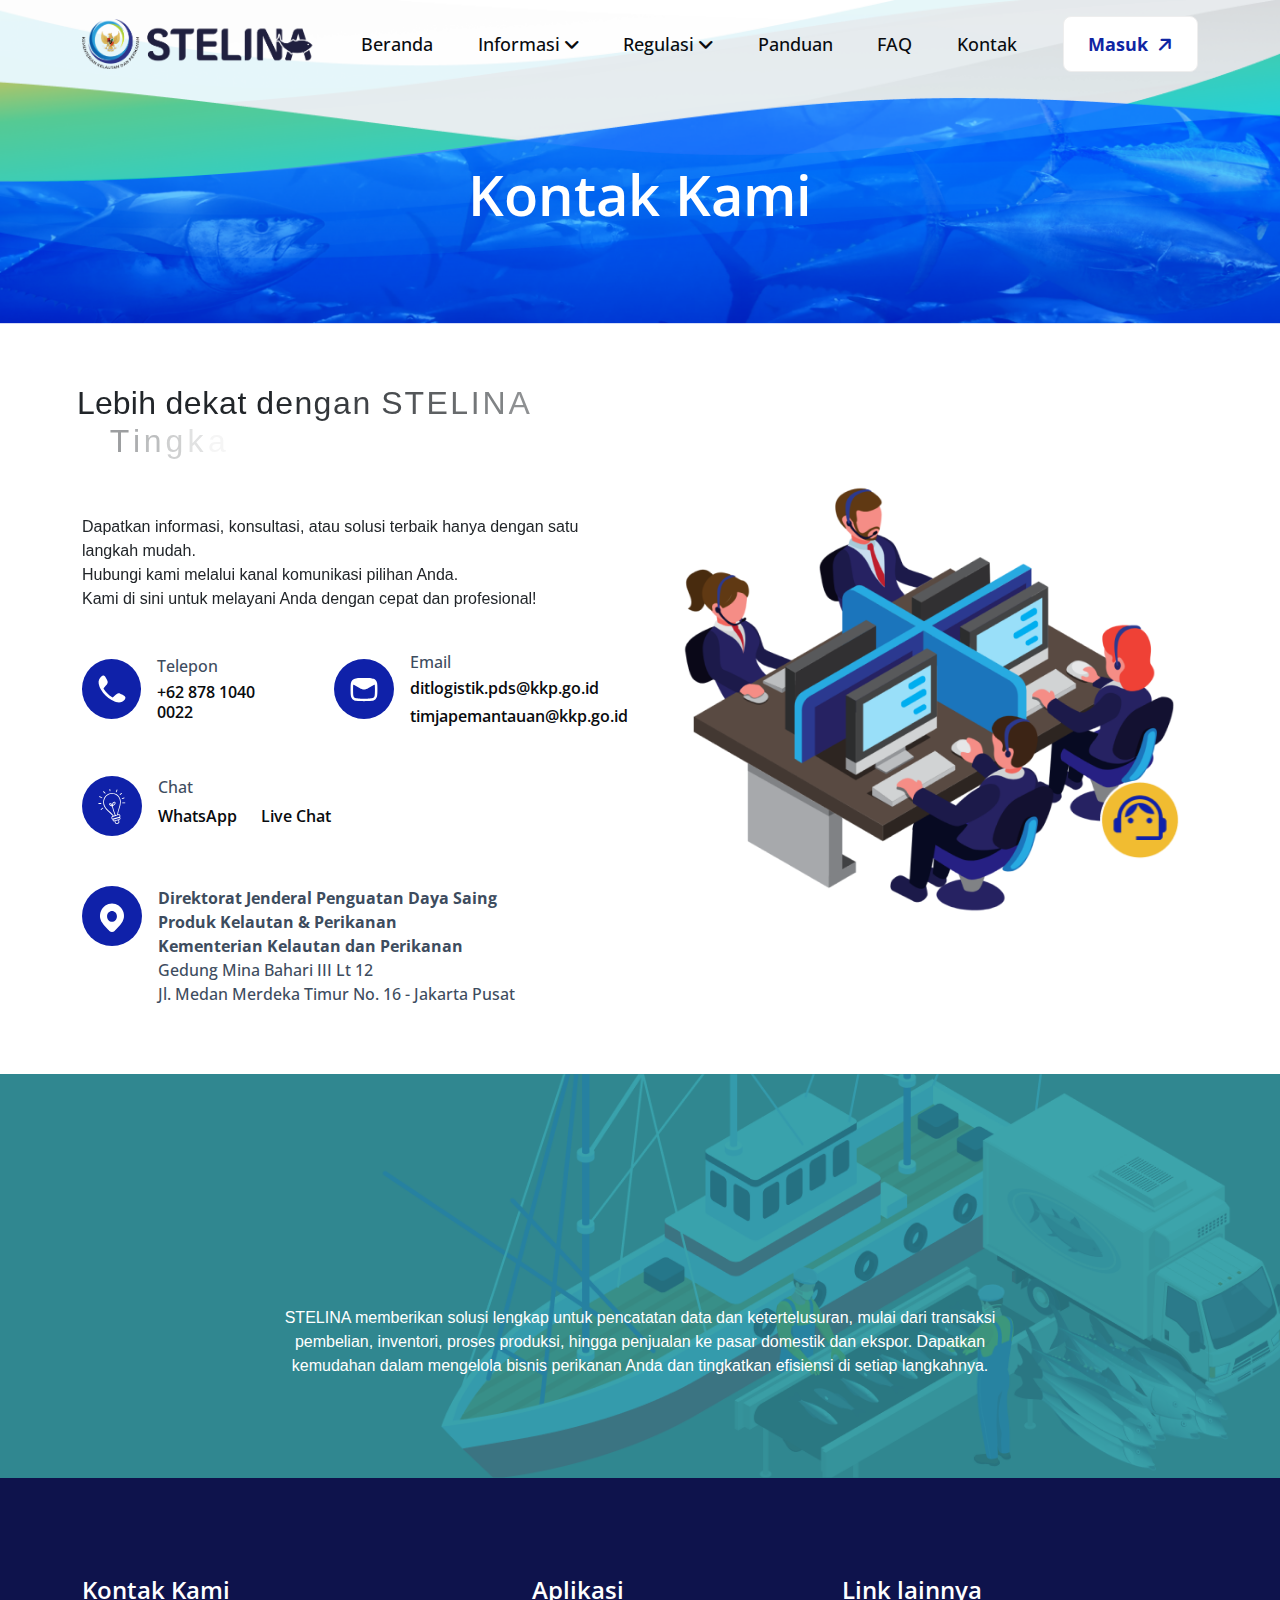
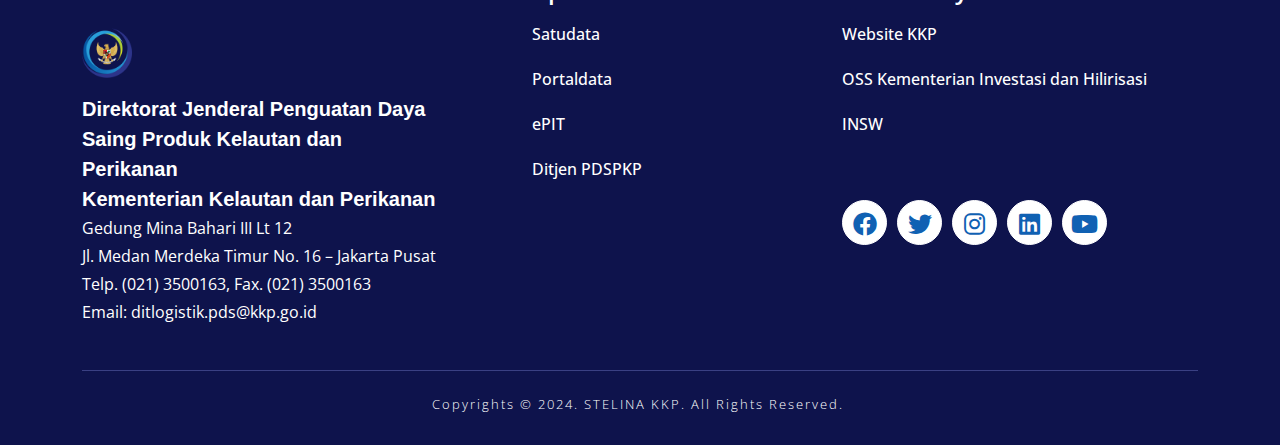
<file: kontak.html>
<!DOCTYPE html>
<html lang="en">
<head>
     <meta charset="UTF-8">
     <meta name="viewport" content="width=device-width, initial-scale=1.0">
     <title>Stelina - KKP</title>

     <!--=====FAB ICON=======-->
    <link rel="shortcut icon" href="assets/img/logo/fav-logo1.png" type="image/x-icon">

    <!--===== CSS LINK =======-->
    <link rel="stylesheet" href="assets/css/plugins/bootstrap.min.css">
    <link rel="stylesheet" href="assets/css/plugins/aos.css">
    <link rel="stylesheet" href="assets/css/plugins/fontawesome.css">
    <link rel="stylesheet" href="assets/css/plugins/magnific-popup.css">
    <link rel="stylesheet" href="assets/css/plugins/mobile.css">
    <link rel="stylesheet" href="assets/css/plugins/owlcarousel.min.css">
    <link rel="stylesheet" href="assets/css/plugins/sidebar.css">
    <link rel="stylesheet" href="assets/css/plugins/slick-slider.css">
    <link rel="stylesheet" href="assets/css/plugins/nice-select.css">
    <link rel="stylesheet" href="assets/css/main.css">

    <!--=====  JS SCRIPT LINK =======-->
    <script src="assets/js/plugins/jquery-3-6-0.min.js"></script>
</head>
<body class="homepage1-body">

<!--===== PRELOADER STARTS =======-->
<div class="preloader">
  <div class="loading-container">
    <div class="loading"></div>
    <div id="loading-icon"><img src="assets/img/logo/preloader.png" alt=""></div>
  </div>
</div>
<!--===== PRELOADER ENDS =======-->

<!--===== PROGRESS STARTS=======-->
<div class="paginacontainer">
     <div class="progress-wrap">
       <svg class="progress-circle svg-content" width="100%" height="100%" viewBox="-1 -1 102 102">
         <path d="M50,1 a49,49 0 0,1 0,98 a49,49 0 0,1 0,-98"/>
       </svg>
     </div>
   </div>
 <!--===== PROGRESS ENDS=======-->

   <!--=====HEADER START=======-->
   <header>
    <div class="header-area homepage1 header header-sticky d-none d-lg-block " id="header">
      <div class="container">
        <div class="row">
          <div class="col-lg-12">
            <div class="header-elements">
              <div class="site-logo">
                <a href="index.html"><img src="assets/img/logo/logo1.png" style="width: 233px;" alt=""></a>
              </div>
              <div class="main-menu">
                <ul>
                  <li><a href="index.html">Beranda</a>
                  </li>
                  <li><a href="#">Informasi <i class="fa-solid fa-angle-down"></i></a>
                    <ul class="dropdown-padding">
                      <li><a href="tentang.html">Tentang Stelina</a></li>
                      <li><a href="rantai.html">Rantai Ketelusuran</a></li>
                      <li><a href="infografis.html">Infografis</a></li>
                    </ul>
                  </li>
                  <li><a href="#">Regulasi <i class="fa-solid fa-angle-down"></i></a>
                  <ul class="dropdown-padding">
                    <li><a href="reg-inter.html">Internasional</a></li>
                    <li><a href="reg-indo.html">Indonesia</a></li>
                  </ul>
                  </li>
                  <li><a href="panduan.html">Panduan</a></li>
                  <li><a href="faq.html">FAQ</a></li>
                  <li><a href="kontak.html">Kontak</a></li>
                </ul>
              </div>
              <div class="btn-area">
                <a href="login.html" class="header-btn18">Masuk <i class="fa-solid fa-arrow-right"></i></a>
              </div>
            <div class="body-overlay"></div>
            </div>
          </div>
        </div>
      </div>
    </div>
  </header>
  <!--=====HEADER END =======-->

  <!--===== MOBILE HEADER STARTS =======-->
 <div class="mobile-header mobile-haeder1 d-block d-lg-none">
  <div class="container-fluid">
    <div class="col-12">
      <div class="mobile-header-elements">
        <div class="mobile-logo">
          <a href="index.html"><img src="assets/img/logo/logo1.png" style="width: 199px;" alt=""></a>
        </div>
        <div class="mobile-nav-icon dots-menu">
          <i class="fa-solid fa-bars"></i>
        </div>
      </div>
    </div>
  </div>
</div>

<div class="mobile-sidebar mobile-sidebar1">
  <div class="logosicon-area">
    <div class="logos">
      <img src="assets/img/logo/logo1.png" style="width: 199px;" alt="">
    </div>
    <div class="menu-close">
      <i class="fa-solid fa-xmark"></i>
    </div>
   </div>
  <div class="mobile-nav mobile-nav1">
    <ul class="mobile-nav-list nav-list1">
      <li><a href="index.html">Beranda</a>
      <li><a href="#">Informasi</a>
        <ul class="sub-menu">
          <li><a href="tentang.html">Tentang Stelina</a></li>
          <li><a href="rantai.html">Rantai Ketelusuran</a></li>
          <li><a href="infografis.html">Infografis</a></li>
        </ul>
      </li>
      <li><a href="#">Regulasi</a>
        <ul class="sub-menu">
          <li><a href="reg-inter.html">Internasional</a></li>
          <li><a href="reg-indo.html">Indonesia</a></li>
        </ul>
      </li>
      <li><a href="panduan.html">Panduan</a></li>
      <li><a href="faq.html">FAQ</a></li>
      <li><a href="kontak.html">Kontak</a></li>
    </ul>

    <div class="allmobilesection">
      <a href="login.html"  class="header-btn1">Login <span><i class="fa-solid fa-arrow-right"></i></span></a>
     </div>
  </div>
</div>
<!--===== MOBILE HEADER STARTS =======-->

<!--===== HERO AREA STARTS =======-->
<div class="about-header-area" style="background-image: url(assets/img/bg/bg-header.png); background-repeat: no-repeat; background-size: cover; background-position: center;">
    <div class="container">
        <div class="row">
            <div class="col-lg-8 m-auto">
                <div class="about-inner-header heading9 text-center">
                    <h1 class="text-white">Kontak Kami</h1>
                </div>
            </div>
        </div>
    </div>
</div>
<!--===== HERO AREA ENDS =======-->

<!--===== CHOOSE AREA STARTS =======-->
<div class="contact-main-inner-area sp5">
  <div class="container">
      <div class="row align-items-center">
          <div class="col-lg-6">
              <div class="contact-header">
                <h2 class="text-anime-style-3">Lebih dekat dengan STELINA Tingkatkan kualitas produksi Ikan Indonesia</h2>
                <div class="space16"></div>
                <p data-aos="fade-left" data-aos-duration="1000">Dapatkan informasi, konsultasi, atau solusi terbaik hanya dengan satu langkah mudah.<br>
                  Hubungi kami melalui kanal komunikasi pilihan Anda.<br>
                  Kami di sini untuk melayani Anda dengan cepat dan profesional!</p>
                <div class="space40"></div>
                 <div class="number-address-area">
                  <div class="phone-number">
                      <div class="img1">
                          <img src="assets/img/icons/phone3.svg" alt="">
                      </div>
                      <div class="content">
                          <p>Telepon</p>
                          <a href="tel:+62 878 1040 0022 ">+62 878 1040 0022 </a>
                      </div>
                  </div>

                  <div class="phone-number m-0">
                      <div class="img1">
                          <img src="assets/img/icons/email3.svg" alt="">
                      </div>
                      <div class="content">
                          <p>Email</p>
                          <a href="mailto:ditlogistik.pds@kkp.go.id" class="mb-2">ditlogistik.pds@kkp.go.id</a>
                          <a href="mailto:timjapemantauan@kkp.go.id">timjapemantauan@kkp.go.id</a>
                      </div>
                  </div>
                 </div>
                 <div class="space50"></div>
                 <div class="number-address-area2">
                  <div class="phone-number">
                      <div class="img1">
                          <img src="assets/img/icons/ide.svg" alt="">
                      </div>
                      <div class="content">
                          <p>Chat</p>
                          <div class="d-flex">
                          <span class="me-4"><a href="#">WhatsApp</a></span><span><a href="#">Live Chat</a></span>
                          </div>
                      </div>
                  </div>
                 </div>
                 <div class="space50"></div>
                 <div class="number-address-area2">
                  <div class="phone-number">
                      <div class="img1">
                          <img src="assets/img/icons/location3.svg" alt="">
                      </div>
                      <div class="content">
                          <p class="lh-base"><strong>Direktorat Jenderal Penguatan Daya Saing<br>Produk Kelautan & Perikanan<br>Kementerian Kelautan dan Perikanan</strong><br>Gedung Mina Bahari III Lt 12<br>Jl. Medan Merdeka Timur No. 16 - Jakarta Pusat</p>
                      </div>
                  </div>
                 </div>
              </div>
          </div>
          <div class="col-lg-6">
            <img src="assets/img/all-images/kontak-meet.png">
          </div>
      </div>
  </div>
</div>

<!--===== CTA AREA STARTS =======-->
<div class="cta11-section-area sp1">
  <div class="container">
      <div class="row justify-content-md-center text-center">
          <div class="col-lg-8">
              <div class="cta-header">
                  <h2 class="text-anime-style-3">Nikmati berbagai manfaat luar biasa bersama STELINA</h2>
                  <div class="space24"></div>
                  <span class="text-white">STELINA memberikan solusi lengkap untuk pencatatan data dan ketertelusuran, mulai dari transaksi pembelian, inventori, proses produksi, hingga penjualan ke pasar domestik dan ekspor. Dapatkan kemudahan dalam mengelola bisnis perikanan Anda dan tingkatkan efisiensi di setiap langkahnya.</span>
              </div>
          </div>
      </div>
  </div>
</div>
<!--===== CTA AREA ENDS =======-->

<!--===== FOOTER AREA STARTS =======-->
<div class="footer11-section-area">
<div class="container">
  <div class="row">
      <div class="col-lg-4 col-md-12">
          <div class="footer-log-area">
            <h3>Kontak Kami</h3>
            <div class="d-block">
              <div class="pb-3"><img src="assets/img/all-images/favicon.png" style="height: 50px; max-width: fit-content;" alt=""></div>
              <div class="fs-5 fw-bold text-white">Direktorat Jenderal Penguatan Daya Saing Produk Kelautan dan Perikanan<br>
                Kementerian Kelautan dan Perikanan</div>
            </div>
              <p>
                Gedung Mina Bahari III Lt 12<br>
                Jl. Medan Merdeka Timur No. 16 – Jakarta Pusat<br>
                Telp. (021) 3500163, Fax. (021) 3500163<br>
                Email: ditlogistik.pds@kkp.go.id</p>
              
              <div class="space24"></div>
          </div>
      </div>
      <div class="col-lg-4 col-md-12">
          <div class="space30 d-md-none d-block"></div>
          <div class="footer-content-area footer1">
              <h3>Aplikasi</h3>
              <ul>
                  <li><a href="https://satudata.kkp.go.id/" target="_blank">Satudata</a></li>
                  <li><a href="https://portaldata.kkp.go.id/" target="_blank">Portaldata</a></li>
                  <li><a href="https://integrasi.djpt.kkp.go.id/pit/" target="_blank">ePIT</a></li>
                  <li><a href="https://kkp.go.id/unit-kerja/djpdskp.html" target="_blank">Ditjen PDSPKP</a></li>
              </ul>
          </div>
      </div>
      <div class="col-lg-4 col-md-12">
          <div class="space30 d-lg-none d-block"></div>
          <div class="footer-content-area">
              <h3>Link lainnya</h3>
              <ul>
                  <li><a href="https://kkp.go.id" target="_blank">Website KKP</a></li>
                  <li><a href="https://oss.go.id/" target="_blank">OSS Kementerian Investasi dan Hilirisasi</a></li>
                  <li><a href="https://insw.go.id/" target="_blank">INSW</a></li>
              </ul>
              <div>
                <ul class="social_icons">
                    <li><a href="#"><i class="fa-brands fa-facebook"></i></a>
                    </li>
                    <li><a href="#"><i class="fa-brands fa-twitter"></i></a>
                    </li>
                    <li> <a href="#"><i class="fa-brands fa-instagram" aria-hidden="true"></i> </a> 
                    </li>
                    <li><a href="#"><i class="fa-brands fa-linkedin"></i></a>
                    </li>
                    <li><a href="#"><i class="fa-brands fa-youtube"></i></a>
                    </li>
                </ul>
            </div>

          </div>
      </div>
  </div>
  <div class="space20 d-lg-block d-none"></div>
  <div class="space40 d-lg-none d-block"></div>
  <div class="row">
    <div class="col-lg-12">
      <div class="copyright-area">
        <div class="pera">
          <p>Copyrights © 2024. STELINA KKP. All Rights Reserved. </p>
        </div>
      </div>
    </div>
  </div>
</div>
</div>
<!--===== FOOTER AREA ENDS =======-->


  <!--livechat-->

  <a href="#" class="chat-open"><img src="assets/img/all-images/liveChart-icon.png" class="livechat-icon"></a>

  <div id="live-chat">
  
  <header class="clearfix">
    
    <a href="#" class="chat-close">x</a>

    <h4 class="text-white">Admin Stelina</h4>

  </header>

  <div class="chat">
    
    <div class="chat-history">
      
      <div class="chat-message clearfix">
        
        <img src="assets/img/all-images/user.png" alt="" width="32" height="32">

        <div class="chat-message-content clearfix">
          
          <span class="chat-time">13:35</span>

          <h5>User</h5>

          <p>Halo</p>

        </div> <!-- end chat-message-content -->

      </div> <!-- end chat-message -->

      <hr>

      <div class="chat-message clearfix">
        
        <img src="assets/img/all-images/favicon.png" alt="" width="32" height="32">

        <div class="chat-message-content clearfix">
          
          <span class="chat-time">13:37</span>

          <h5>Admin Stelina</h5>

          <p>Selamat Siang ada yang dapat kami bantu</p>

        </div> <!-- end chat-message-content -->

      </div> <!-- end chat-message -->

      <hr>

      <div class="chat-message clearfix">
        
        <img src="assets/img/all-images/user.png" alt="" width="32" height="32">

        <div class="chat-message-content clearfix">
          
          <span class="chat-time">13:38</span>

          <h5>User</h5>

          <p>Anu, saya mau bertanya soal itu kira2 bisa dibantu tentang peraturan tentang ini </p>

        </div> <!-- end chat-message-content -->

      </div> <!-- end chat-message -->

      <hr>

    </div> <!-- end chat-history -->

    <form action="#" method="post">

      <fieldset>
        
        <input type="text" placeholder="Ketik Chat disini ..." autofocus>
        <input type="hidden">

      </fieldset>

    </form>

  </div> <!-- end chat -->

</div>

  <!--livechat-->

<!--===== JS SCRIPT LINK =======-->
<script src="assets/js/plugins/bootstrap.min.js"></script>
<script src="assets/js/plugins/fontawesome.js"></script>
<script src="assets/js/plugins/aos.js"></script>
<script src="assets/js/plugins/counter.js"></script>
<script src="assets/js/plugins/gsap.min.js"></script>
<script src="assets/js/plugins/ScrollTrigger.min.js"></script>
<script src="assets/js/plugins/Splitetext.js"></script>
<script src="assets/js/plugins/sidebar.js"></script>
<script src="assets/js/plugins/magnific-popup.js"></script>
<script src="assets/js/plugins/mobilemenu.js"></script>
<script src="assets/js/plugins/owlcarousel.min.js"></script>
<script src="assets/js/plugins/gsap-animation.js"></script>
<script src="assets/js/plugins/nice-select.js"></script>
<script src="assets/js/plugins/waypoints.js"></script>
<script src="assets/js/plugins/slick-slider.js"></script>
<script src="assets/js/plugins/circle-progress.js"></script>
<script src="assets/js/main.js"></script>
<script src="assets/js/script.js"></script>

</body>
</html>
</file>
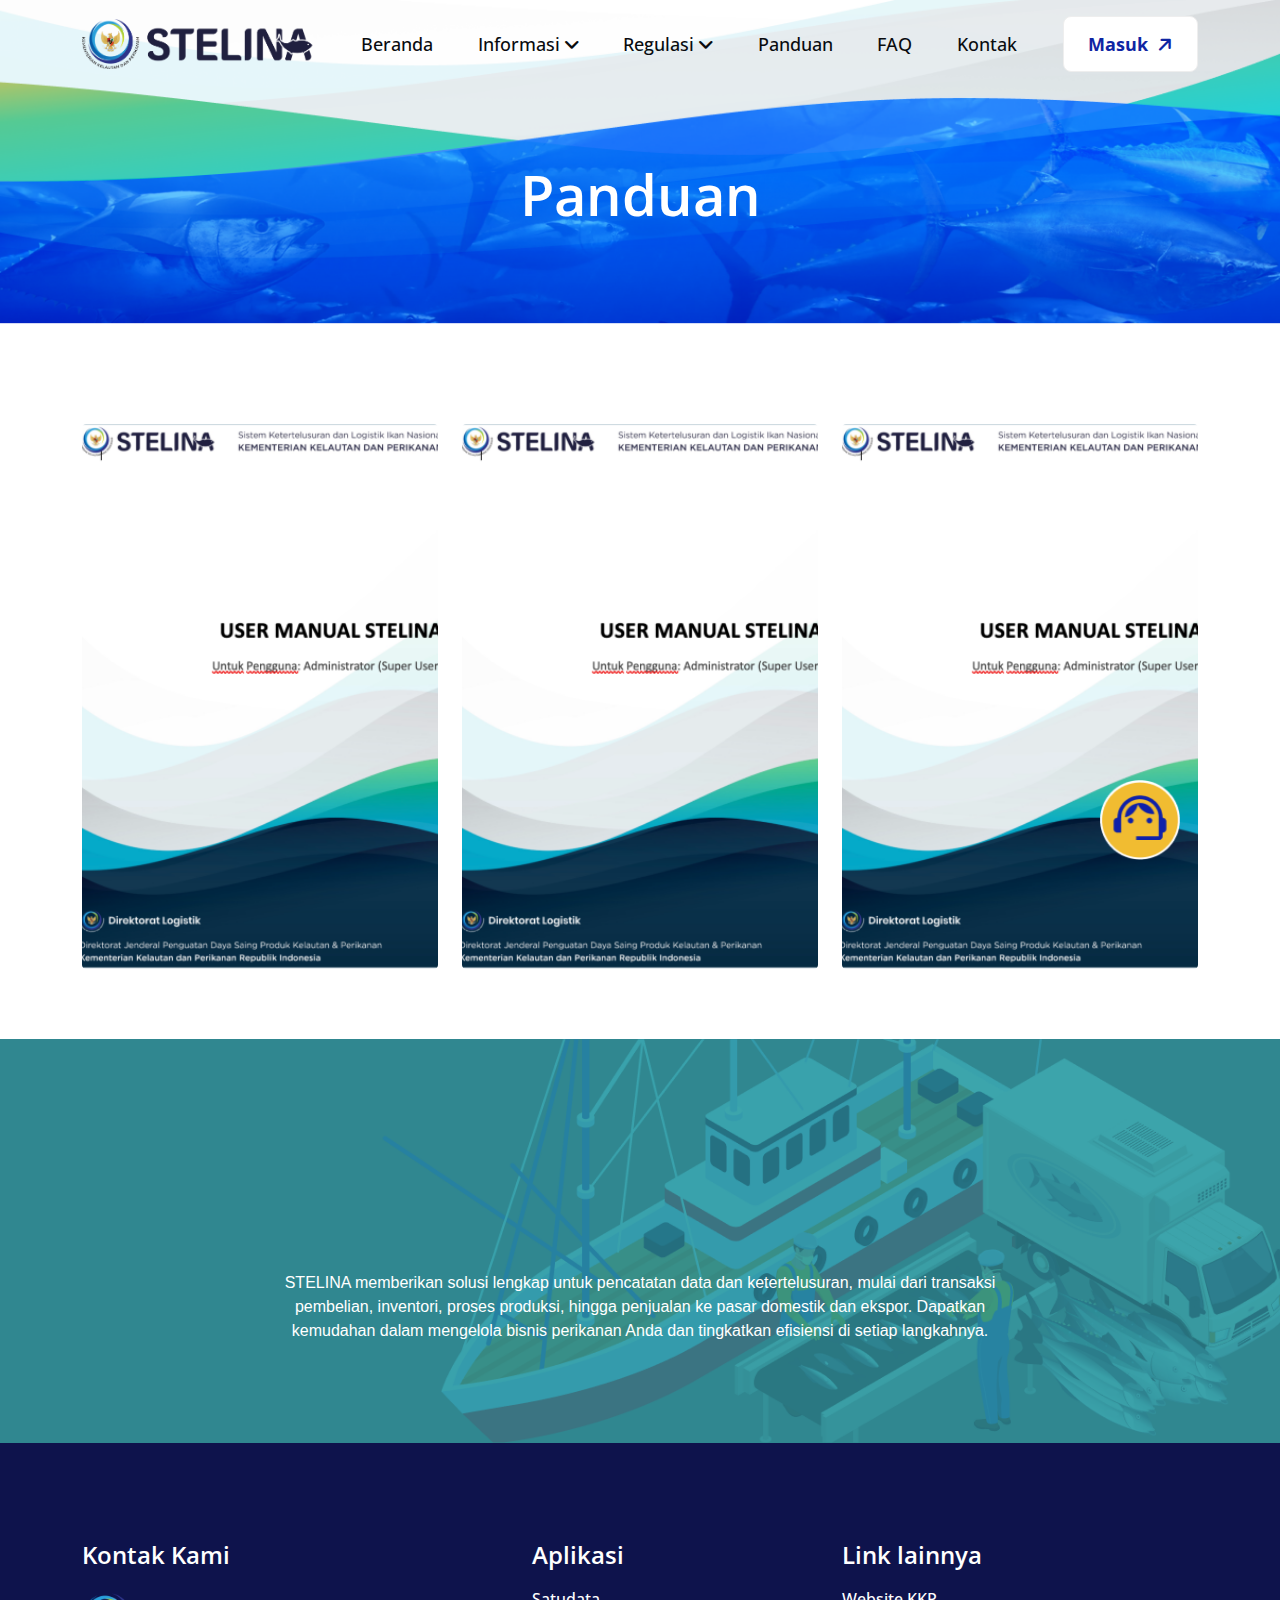
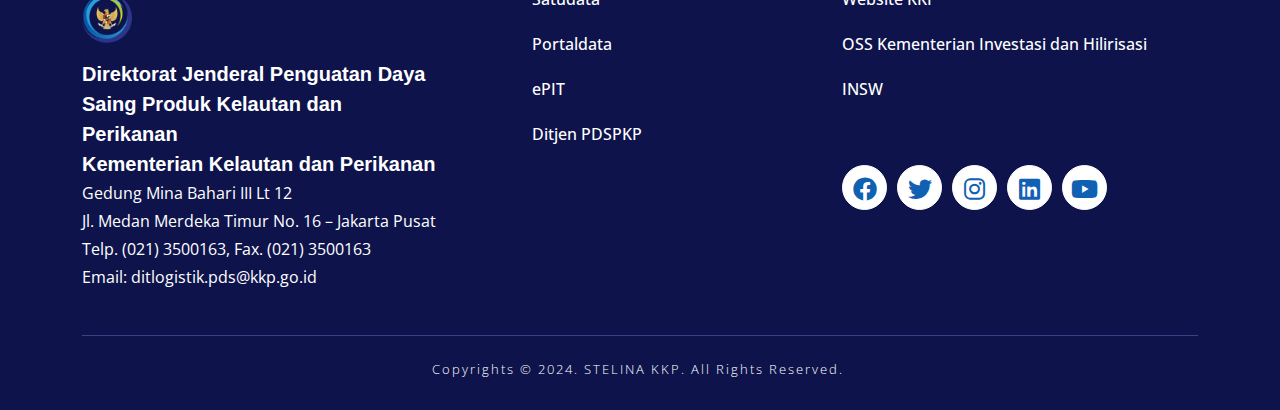
<file: panduan.html>
<!DOCTYPE html>
<html lang="en">
<head>
     <meta charset="UTF-8">
     <meta name="viewport" content="width=device-width, initial-scale=1.0">
     <title>Stelina - KKP</title>

     <!--=====FAB ICON=======-->
    <link rel="shortcut icon" href="assets/img/logo/fav-logo1.png" type="image/x-icon">

    <!--===== CSS LINK =======-->
    <link rel="stylesheet" href="assets/css/plugins/bootstrap.min.css">
    <link rel="stylesheet" href="assets/css/plugins/aos.css">
    <link rel="stylesheet" href="assets/css/plugins/fontawesome.css">
    <link rel="stylesheet" href="assets/css/plugins/magnific-popup.css">
    <link rel="stylesheet" href="assets/css/plugins/mobile.css">
    <link rel="stylesheet" href="assets/css/plugins/owlcarousel.min.css">
    <link rel="stylesheet" href="assets/css/plugins/sidebar.css">
    <link rel="stylesheet" href="assets/css/plugins/slick-slider.css">
    <link rel="stylesheet" href="assets/css/plugins/nice-select.css">
    <link rel="stylesheet" href="assets/css/main.css">

    <!--=====  JS SCRIPT LINK =======-->
    <script src="assets/js/plugins/jquery-3-6-0.min.js"></script>
</head>
<body class="homepage1-body">

<!--===== PRELOADER STARTS =======-->
<div class="preloader">
  <div class="loading-container">
    <div class="loading"></div>
    <div id="loading-icon"><img src="assets/img/logo/preloader.png" alt=""></div>
  </div>
</div>
<!--===== PRELOADER ENDS =======-->

<!--===== PROGRESS STARTS=======-->
<div class="paginacontainer">
     <div class="progress-wrap">
       <svg class="progress-circle svg-content" width="100%" height="100%" viewBox="-1 -1 102 102">
         <path d="M50,1 a49,49 0 0,1 0,98 a49,49 0 0,1 0,-98"/>
       </svg>
     </div>
   </div>
 <!--===== PROGRESS ENDS=======-->

   <!--=====HEADER START=======-->
   <header>
    <div class="header-area homepage1 header header-sticky d-none d-lg-block " id="header">
      <div class="container">
        <div class="row">
          <div class="col-lg-12">
            <div class="header-elements">
              <div class="site-logo">
                <a href="index.html"><img src="assets/img/logo/logo1.png" style="width: 233px;" alt=""></a>
              </div>
              <div class="main-menu">
                <ul>
                  <li><a href="index.html">Beranda</a>
                  </li>
                  <li><a href="#">Informasi <i class="fa-solid fa-angle-down"></i></a>
                    <ul class="dropdown-padding">
                      <li><a href="tentang.html">Tentang Stelina</a></li>
                      <li><a href="rantai.html">Rantai Ketelusuran</a></li>
                      <li><a href="infografis.html">Infografis</a></li>
                    </ul>
                  </li>
                  <li><a href="#">Regulasi <i class="fa-solid fa-angle-down"></i></a>
                  <ul class="dropdown-padding">
                    <li><a href="reg-inter.html">Internasional</a></li>
                    <li><a href="reg-indo.html">Indonesia</a></li>
                  </ul>
                  </li>
                  <li><a href="panduan.html">Panduan</a></li>
                  <li><a href="faq.html">FAQ</a></li>
                  <li><a href="kontak.html">Kontak</a></li>
                </ul>
              </div>
              <div class="btn-area">
                <a href="login.html" class="header-btn18">Masuk <i class="fa-solid fa-arrow-right"></i></a>
              </div>
            <div class="body-overlay"></div>
            </div>
          </div>
        </div>
      </div>
    </div>
  </header>
  <!--=====HEADER END =======-->

  <!--===== MOBILE HEADER STARTS =======-->
 <div class="mobile-header mobile-haeder1 d-block d-lg-none">
  <div class="container-fluid">
    <div class="col-12">
      <div class="mobile-header-elements">
        <div class="mobile-logo">
          <a href="index.html"><img src="assets/img/logo/logo1.png" style="width: 199px;" alt=""></a>
        </div>
        <div class="mobile-nav-icon dots-menu">
          <i class="fa-solid fa-bars"></i>
        </div>
      </div>
    </div>
  </div>
</div>

<div class="mobile-sidebar mobile-sidebar1">
  <div class="logosicon-area">
    <div class="logos">
      <img src="assets/img/logo/logo1.png" style="width: 199px;" alt="">
    </div>
    <div class="menu-close">
      <i class="fa-solid fa-xmark"></i>
    </div>
   </div>
  <div class="mobile-nav mobile-nav1">
    <ul class="mobile-nav-list nav-list1">
      <li><a href="index.html">Beranda</a>
      <li><a href="#">Informasi</a>
        <ul class="sub-menu">
          <li><a href="tentang.html">Tentang Stelina</a></li>
          <li><a href="rantai.html">Rantai Ketelusuran</a></li>
          <li><a href="infografis.html">Infografis</a></li>
        </ul>
      </li>
      <li><a href="#">Regulasi</a>
        <ul class="sub-menu">
          <li><a href="reg-inter.html">Internasional</a></li>
          <li><a href="reg-indo.html">Indonesia</a></li>
        </ul>
      </li>
      <li><a href="panduan.html">Panduan</a></li>
      <li><a href="faq.html">FAQ</a></li>
      <li><a href="kontak.html">Kontak</a></li>
    </ul>

    <div class="allmobilesection">
      <a href="login.html"  class="header-btn1">Login <span><i class="fa-solid fa-arrow-right"></i></span></a>
     </div>
  </div>
</div>
<!--===== MOBILE HEADER STARTS =======-->

<!--===== HERO AREA STARTS =======-->
<div class="about-header-area" style="background-image: url(assets/img/bg/bg-header.png); background-repeat: no-repeat; background-size: cover; background-position: center;">
    <div class="container">
        <div class="row">
            <div class="col-lg-8 m-auto">
                <div class="about-inner-header heading9 text-center">
                    <h1 class="text-white">Panduan</h1>
                </div>
            </div>
        </div>
    </div>
</div>
<!--===== HERO AREA ENDS =======-->

<!--===== CHOOSE AREA STARTS =======-->
<div class="team-inner-section-area sp2">
  <div class="container">
    <div class="row">
      <div class="col-lg-4 col-md-6">
        <div class="team-boxarea">
          <div class="img1">
            <img src="assets/img/all-images/ex-panduan.png" style="height: 545px; object-fit: cover;" alt="">
          </div>
          <ul>
            <li><a href="#"><img src="assets/img/icons/search-01.svg" alt=""></a></li>
            <li><a href="#"><img src="assets/img/icons/download-02.svg" alt=""></a></li>
          </ul>
        </div>
      </div>

      <div class="col-lg-4 col-md-6">
        <div class="team-boxarea">
          <div class="img1">
            <img src="assets/img/all-images/ex-panduan.png" style="height: 545px; object-fit: cover;" alt="">
          </div>
          <ul>
            <li><a href="#"><img src="assets/img/icons/search-01.svg" alt=""></a></li>
            <li><a href="#"><img src="assets/img/icons/download-02.svg" alt=""></a></li>
          </ul>
        </div>
      </div>

      <div class="col-lg-4 col-md-6">
        <div class="team-boxarea">
          <div class="img1">
            <img src="assets/img/all-images/ex-panduan.png" style="height: 545px; object-fit: cover;" alt="">
          </div>
          <ul>
            <li><a href="#"><img src="assets/img/icons/search-01.svg" alt=""></a></li>
            <li><a href="#"><img src="assets/img/icons/download-02.svg" alt=""></a></li>
          </ul>
        </div>
      </div>

    </div>
  </div>
</div>

<!--===== CTA AREA STARTS =======-->
<div class="cta11-section-area sp1">
  <div class="container">
      <div class="row justify-content-md-center text-center">
          <div class="col-lg-8">
              <div class="cta-header">
                  <h2 class="text-anime-style-3">Nikmati berbagai manfaat luar biasa bersama STELINA</h2>
                  <div class="space24"></div>
                  <span class="text-white">STELINA memberikan solusi lengkap untuk pencatatan data dan ketertelusuran, mulai dari transaksi pembelian, inventori, proses produksi, hingga penjualan ke pasar domestik dan ekspor. Dapatkan kemudahan dalam mengelola bisnis perikanan Anda dan tingkatkan efisiensi di setiap langkahnya.</span>
              </div>
          </div>
      </div>
  </div>
</div>
<!--===== CTA AREA ENDS =======-->

<!--===== FOOTER AREA STARTS =======-->
<div class="footer11-section-area">
<div class="container">
  <div class="row">
      <div class="col-lg-4 col-md-12">
          <div class="footer-log-area">
            <h3>Kontak Kami</h3>
            <div class="d-block">
              <div class="pb-3"><img src="assets/img/all-images/favicon.png" style="height: 50px; max-width: fit-content;" alt=""></div>
              <div class="fs-5 fw-bold text-white">Direktorat Jenderal Penguatan Daya Saing Produk Kelautan dan Perikanan<br>
                Kementerian Kelautan dan Perikanan</div>
            </div>
              <p>
                Gedung Mina Bahari III Lt 12<br>
                Jl. Medan Merdeka Timur No. 16 – Jakarta Pusat<br>
                Telp. (021) 3500163, Fax. (021) 3500163<br>
                Email: ditlogistik.pds@kkp.go.id</p>
              
              <div class="space24"></div>
          </div>
      </div>
      <div class="col-lg-4 col-md-12">
          <div class="space30 d-md-none d-block"></div>
          <div class="footer-content-area footer1">
              <h3>Aplikasi</h3>
              <ul>
                  <li><a href="https://satudata.kkp.go.id/" target="_blank">Satudata</a></li>
                  <li><a href="https://portaldata.kkp.go.id/" target="_blank">Portaldata</a></li>
                  <li><a href="https://integrasi.djpt.kkp.go.id/pit/" target="_blank">ePIT</a></li>
                  <li><a href="https://kkp.go.id/unit-kerja/djpdskp.html" target="_blank">Ditjen PDSPKP</a></li>
              </ul>
          </div>
      </div>
      <div class="col-lg-4 col-md-12">
          <div class="space30 d-lg-none d-block"></div>
          <div class="footer-content-area">
              <h3>Link lainnya</h3>
              <ul>
                  <li><a href="https://kkp.go.id" target="_blank">Website KKP</a></li>
                  <li><a href="https://oss.go.id/" target="_blank">OSS Kementerian Investasi dan Hilirisasi</a></li>
                  <li><a href="https://insw.go.id/" target="_blank">INSW</a></li>
              </ul>
              <div>
                <ul class="social_icons">
                    <li><a href="#"><i class="fa-brands fa-facebook"></i></a>
                    </li>
                    <li><a href="#"><i class="fa-brands fa-twitter"></i></a>
                    </li>
                    <li> <a href="#"><i class="fa-brands fa-instagram" aria-hidden="true"></i> </a> 
                    </li>
                    <li><a href="#"><i class="fa-brands fa-linkedin"></i></a>
                    </li>
                    <li><a href="#"><i class="fa-brands fa-youtube"></i></a>
                    </li>
                </ul>
            </div>

          </div>
      </div>
  </div>
  <div class="space20 d-lg-block d-none"></div>
  <div class="space40 d-lg-none d-block"></div>
  <div class="row">
    <div class="col-lg-12">
      <div class="copyright-area">
        <div class="pera">
          <p>Copyrights © 2024. STELINA KKP. All Rights Reserved. </p>
        </div>
      </div>
    </div>
  </div>
</div>
</div>
<!--===== FOOTER AREA ENDS =======-->


  <!--livechat-->

  <a href="#" class="chat-open"><img src="assets/img/all-images/liveChart-icon.png" class="livechat-icon"></a>

  <div id="live-chat">
  
  <header class="clearfix">
    
    <a href="#" class="chat-close">x</a>

    <h4 class="text-white">Admin Stelina</h4>

  </header>

  <div class="chat">
    
    <div class="chat-history">
      
      <div class="chat-message clearfix">
        
        <img src="assets/img/all-images/user.png" alt="" width="32" height="32">

        <div class="chat-message-content clearfix">
          
          <span class="chat-time">13:35</span>

          <h5>User</h5>

          <p>Halo</p>

        </div> <!-- end chat-message-content -->

      </div> <!-- end chat-message -->

      <hr>

      <div class="chat-message clearfix">
        
        <img src="assets/img/all-images/favicon.png" alt="" width="32" height="32">

        <div class="chat-message-content clearfix">
          
          <span class="chat-time">13:37</span>

          <h5>Admin Stelina</h5>

          <p>Selamat Siang ada yang dapat kami bantu</p>

        </div> <!-- end chat-message-content -->

      </div> <!-- end chat-message -->

      <hr>

      <div class="chat-message clearfix">
        
        <img src="assets/img/all-images/user.png" alt="" width="32" height="32">

        <div class="chat-message-content clearfix">
          
          <span class="chat-time">13:38</span>

          <h5>User</h5>

          <p>Anu, saya mau bertanya soal itu kira2 bisa dibantu tentang peraturan tentang ini </p>

        </div> <!-- end chat-message-content -->

      </div> <!-- end chat-message -->

      <hr>

    </div> <!-- end chat-history -->

    <form action="#" method="post">

      <fieldset>
        
        <input type="text" placeholder="Ketik Chat disini ..." autofocus>
        <input type="hidden">

      </fieldset>

    </form>

  </div> <!-- end chat -->

</div>

  <!--livechat-->

<!--===== JS SCRIPT LINK =======-->
<script src="assets/js/plugins/bootstrap.min.js"></script>
<script src="assets/js/plugins/fontawesome.js"></script>
<script src="assets/js/plugins/aos.js"></script>
<script src="assets/js/plugins/counter.js"></script>
<script src="assets/js/plugins/gsap.min.js"></script>
<script src="assets/js/plugins/ScrollTrigger.min.js"></script>
<script src="assets/js/plugins/Splitetext.js"></script>
<script src="assets/js/plugins/sidebar.js"></script>
<script src="assets/js/plugins/magnific-popup.js"></script>
<script src="assets/js/plugins/mobilemenu.js"></script>
<script src="assets/js/plugins/owlcarousel.min.js"></script>
<script src="assets/js/plugins/gsap-animation.js"></script>
<script src="assets/js/plugins/nice-select.js"></script>
<script src="assets/js/plugins/waypoints.js"></script>
<script src="assets/js/plugins/slick-slider.js"></script>
<script src="assets/js/plugins/circle-progress.js"></script>
<script src="assets/js/main.js"></script>
<script src="assets/js/script.js"></script>

</body>
</html>
</file>
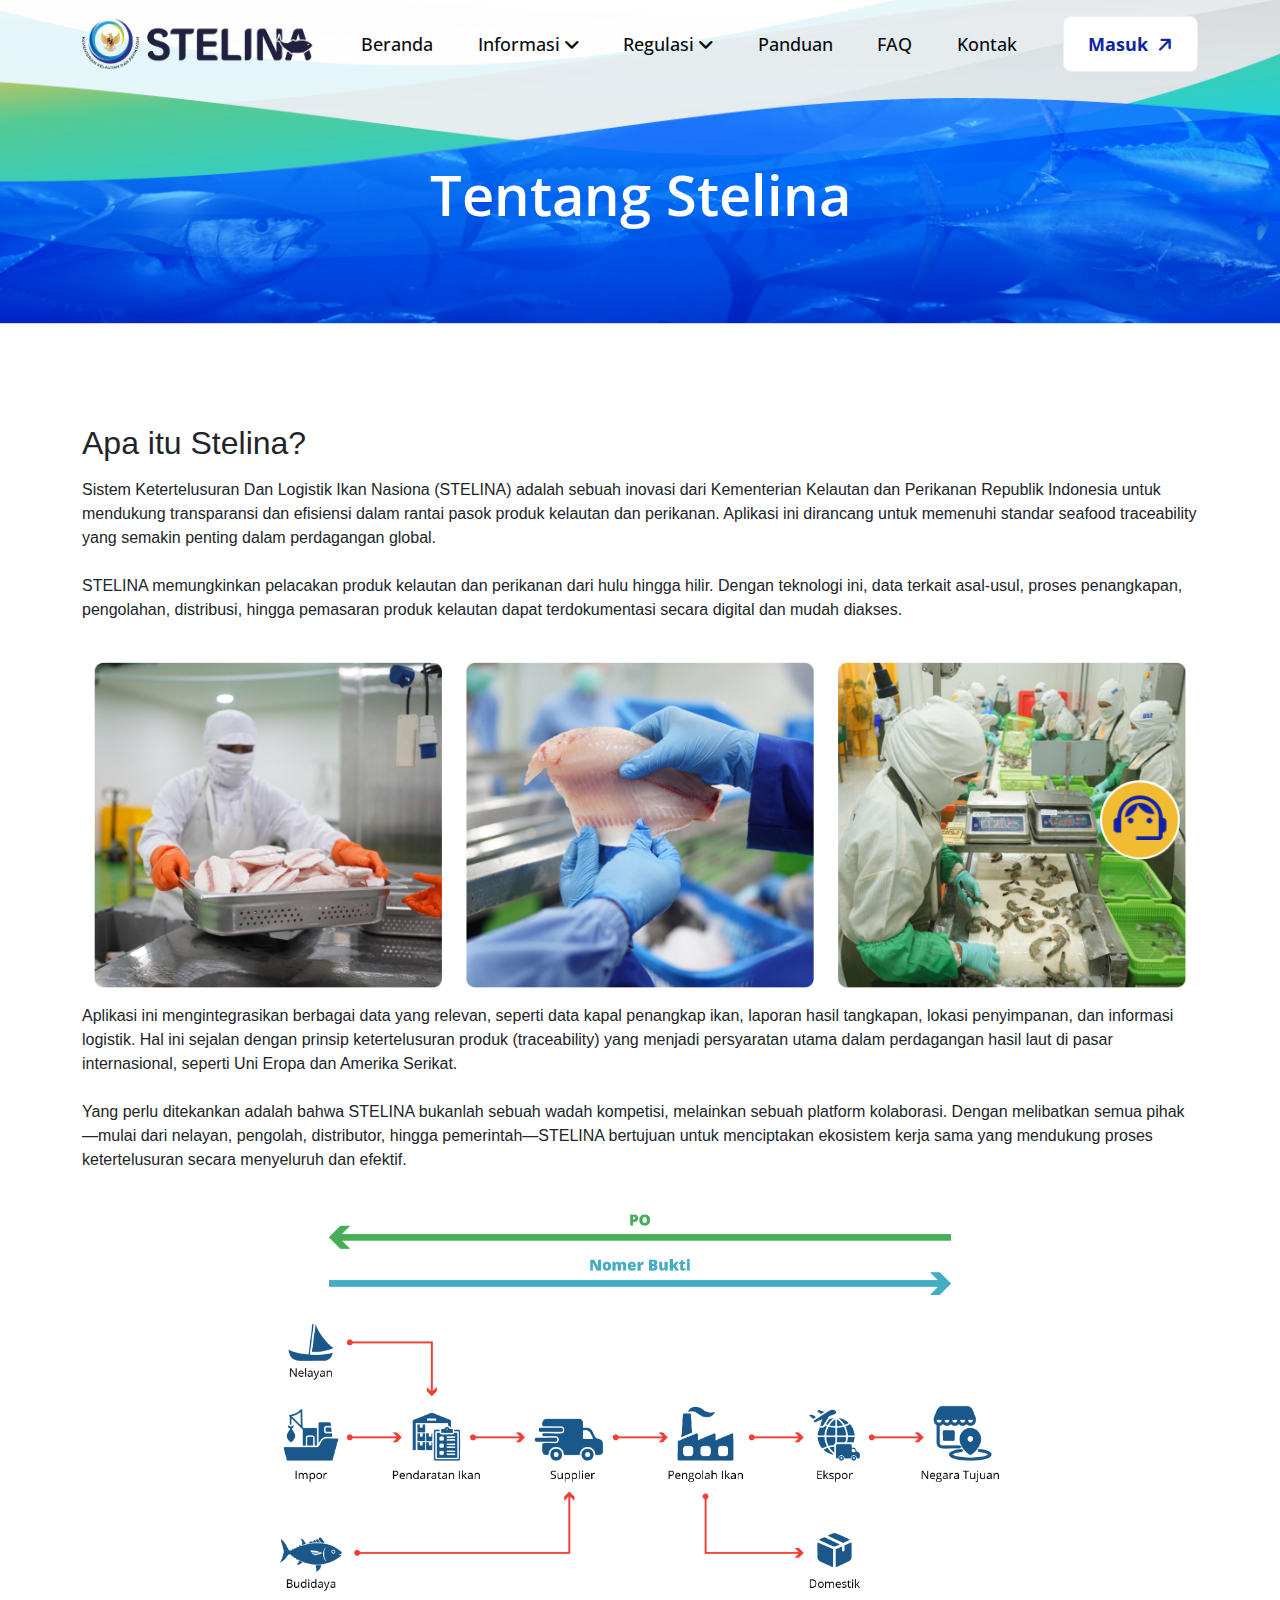
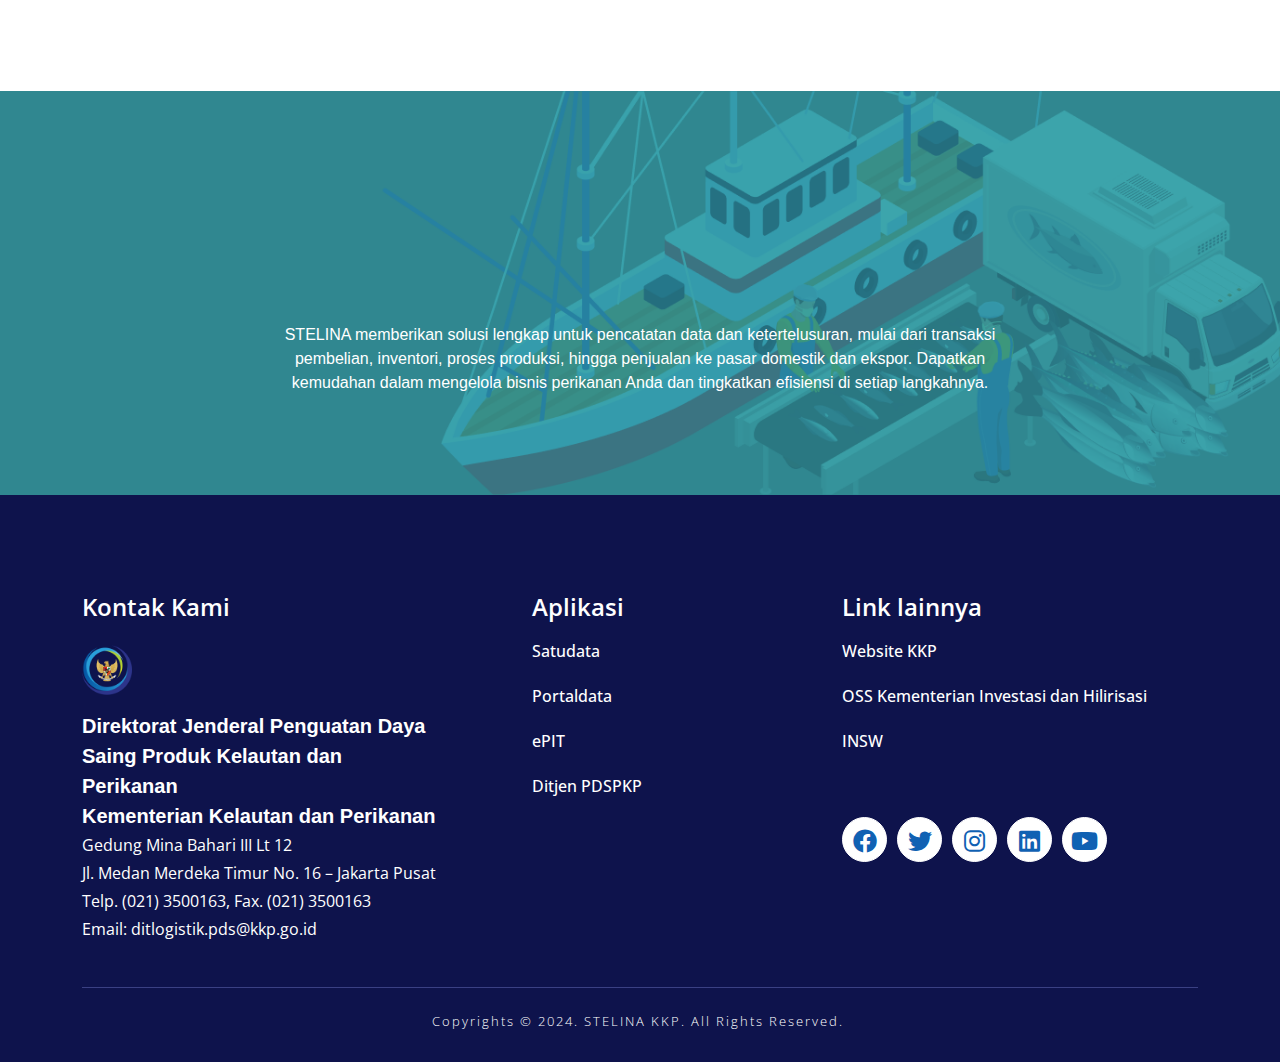
<file: tentang.html>
<!DOCTYPE html>
<html lang="en">
<head>
     <meta charset="UTF-8">
     <meta name="viewport" content="width=device-width, initial-scale=1.0">
     <title>Stelina - KKP</title>

     <!--=====FAB ICON=======-->
    <link rel="shortcut icon" href="assets/img/logo/fav-logo1.png" type="image/x-icon">

    <!--===== CSS LINK =======-->
    <link rel="stylesheet" href="assets/css/plugins/bootstrap.min.css">
    <link rel="stylesheet" href="assets/css/plugins/aos.css">
    <link rel="stylesheet" href="assets/css/plugins/fontawesome.css">
    <link rel="stylesheet" href="assets/css/plugins/magnific-popup.css">
    <link rel="stylesheet" href="assets/css/plugins/mobile.css">
    <link rel="stylesheet" href="assets/css/plugins/owlcarousel.min.css">
    <link rel="stylesheet" href="assets/css/plugins/sidebar.css">
    <link rel="stylesheet" href="assets/css/plugins/slick-slider.css">
    <link rel="stylesheet" href="assets/css/plugins/nice-select.css">
    <link rel="stylesheet" href="assets/css/main.css">

    <!--=====  JS SCRIPT LINK =======-->
    <script src="assets/js/plugins/jquery-3-6-0.min.js"></script>
</head>
<body class="homepage1-body">

<!--===== PRELOADER STARTS =======-->
<div class="preloader">
  <div class="loading-container">
    <div class="loading"></div>
    <div id="loading-icon"><img src="assets/img/logo/preloader.png" alt=""></div>
  </div>
</div>
<!--===== PRELOADER ENDS =======-->

<!--===== PROGRESS STARTS=======-->
<div class="paginacontainer">
     <div class="progress-wrap">
       <svg class="progress-circle svg-content" width="100%" height="100%" viewBox="-1 -1 102 102">
         <path d="M50,1 a49,49 0 0,1 0,98 a49,49 0 0,1 0,-98"/>
       </svg>
     </div>
   </div>
 <!--===== PROGRESS ENDS=======-->

   <!--=====HEADER START=======-->
   <header>
    <div class="header-area homepage1 header header-sticky d-none d-lg-block " id="header">
      <div class="container">
        <div class="row">
          <div class="col-lg-12">
            <div class="header-elements">
              <div class="site-logo">
                <a href="index.html"><img src="assets/img/logo/logo1.png" style="width: 233px;" alt=""></a>
              </div>
              <div class="main-menu">
                <ul>
                  <li><a href="index.html">Beranda</a>
                  </li>
                  <li><a href="#">Informasi <i class="fa-solid fa-angle-down"></i></a>
                    <ul class="dropdown-padding">
                      <li><a href="tentang.html">Tentang Stelina</a></li>
                      <li><a href="rantai.html">Rantai Ketelusuran</a></li>
                      <li><a href="infografis.html">Infografis</a></li>
                    </ul>
                  </li>
                  <li><a href="#">Regulasi <i class="fa-solid fa-angle-down"></i></a>
                  <ul class="dropdown-padding">
                    <li><a href="reg-inter.html">Internasional</a></li>
                    <li><a href="reg-indo.html">Indonesia</a></li>
                  </ul>
                  </li>
                  <li><a href="panduan.html">Panduan</a></li>
                  <li><a href="faq.html">FAQ</a></li>
                  <li><a href="kontak.html">Kontak</a></li>
                </ul>
              </div>
              <div class="btn-area">
                <a href="login.html" class="header-btn18">Masuk <i class="fa-solid fa-arrow-right"></i></a>
              </div>
            <div class="body-overlay"></div>
            </div>
          </div>
        </div>
      </div>
    </div>
  </header>
  <!--=====HEADER END =======-->

  <!--===== MOBILE HEADER STARTS =======-->
 <div class="mobile-header mobile-haeder1 d-block d-lg-none">
  <div class="container-fluid">
    <div class="col-12">
      <div class="mobile-header-elements">
        <div class="mobile-logo">
          <a href="index.html"><img src="assets/img/logo/logo1.png" style="width: 199px;" alt=""></a>
        </div>
        <div class="mobile-nav-icon dots-menu">
          <i class="fa-solid fa-bars"></i>
        </div>
      </div>
    </div>
  </div>
</div>

<div class="mobile-sidebar mobile-sidebar1">
  <div class="logosicon-area">
    <div class="logos">
      <img src="assets/img/logo/logo1.png" style="width: 199px;" alt="">
    </div>
    <div class="menu-close">
      <i class="fa-solid fa-xmark"></i>
    </div>
   </div>
  <div class="mobile-nav mobile-nav1">
    <ul class="mobile-nav-list nav-list1">
      <li><a href="index.html">Beranda</a>
      <li><a href="#">Informasi</a>
        <ul class="sub-menu">
          <li><a href="tentang.html">Tentang Stelina</a></li>
          <li><a href="rantai.html">Rantai Ketelusuran</a></li>
          <li><a href="infografis.html">Infografis</a></li>
        </ul>
      </li>
      <li><a href="#">Regulasi</a>
        <ul class="sub-menu">
          <li><a href="reg-inter.html">Internasional</a></li>
          <li><a href="reg-indo.html">Indonesia</a></li>
        </ul>
      </li>
      <li><a href="panduan.html">Panduan</a></li>
      <li><a href="faq.html">FAQ</a></li>
      <li><a href="kontak.html">Kontak</a></li>
    </ul>

    <div class="allmobilesection">
      <a href="login.html"  class="header-btn1">Login <span><i class="fa-solid fa-arrow-right"></i></span></a>
     </div>
  </div>
</div>
<!--===== MOBILE HEADER STARTS =======-->

<!--===== HERO AREA STARTS =======-->
<div class="about-header-area" style="background-image: url(assets/img/bg/bg-header.png); background-repeat: no-repeat; background-size: cover; background-position: center;">
    <div class="container">
        <div class="row">
            <div class="col-lg-8 m-auto">
                <div class="about-inner-header heading9 text-center">
                    <h1 class="text-white">Tentang Stelina</h1>
                </div>
            </div>
        </div>
    </div>
</div>
<!--===== HERO AREA ENDS =======-->

<!--===== CHOOSE AREA STARTS =======-->
<div class="choose-section-area sp1" style="background: none;">
    <div class="container">
        <div class="row align-items-center">
            <div class="col-lg-12 m-auto">
              <h2>Apa itu Stelina?</h2>
              <div class="space16"></div>
              <p class="mb-4">Sistem Ketertelusuran Dan Logistik Ikan Nasiona (STELINA) adalah sebuah inovasi dari Kementerian Kelautan dan Perikanan Republik Indonesia untuk mendukung transparansi dan efisiensi dalam rantai pasok produk kelautan dan perikanan. Aplikasi ini dirancang untuk memenuhi standar seafood traceability yang semakin penting dalam perdagangan global.</p>
              <p class="mb-4">STELINA memungkinkan pelacakan produk kelautan dan perikanan dari hulu hingga hilir. Dengan teknologi ini, data terkait asal-usul, proses penangkapan, pengolahan, distribusi, hingga pemasaran produk kelautan dapat terdokumentasi secara digital dan mudah diakses.</p>  
              <div class="space16"></div>
              <div class="container">
                <div class="row">
                  <div class="col-lg-4">
                    <img src="assets/img/all-images/tentang1.png">
                  </div>
                  <div class="col-lg-4">
                    <img src="assets/img/all-images/tentang2.png">
                  </div>
                  <div class="col-lg-4">
                    <img src="assets/img/all-images/tentang3.png">
                  </div>
                </div>
              </div>
              <div class="space16"></div>
              <p class="mb-4">Aplikasi ini mengintegrasikan berbagai data yang relevan, seperti data kapal penangkap ikan, laporan hasil tangkapan, lokasi penyimpanan, dan informasi logistik. Hal ini sejalan dengan prinsip ketertelusuran produk (traceability) yang menjadi persyaratan utama dalam perdagangan hasil laut di pasar internasional, seperti Uni Eropa dan Amerika Serikat.</p>
              <p class="mb-4">Yang perlu ditekankan adalah bahwa STELINA bukanlah sebuah wadah kompetisi, melainkan sebuah platform kolaborasi. Dengan melibatkan semua pihak—mulai dari nelayan, pengolah, distributor, hingga pemerintah—STELINA bertujuan untuk menciptakan ekosistem kerja sama yang mendukung proses ketertelusuran secara menyeluruh dan efektif.</p>
              <div class="space16"></div>
              <div class="container">
                <div class="row justify-content-md-center text-center">
                    <div class="col-lg-8">
                      <img src="assets/img/all-images/bagan-stelina.png" alt="alur ketertelusuran stelina">
                    </div>
                </div>
              </div>
            </div>
        </div>
    </div>
</div>

<!--===== CTA AREA STARTS =======-->
<div class="cta11-section-area sp1">
  <div class="container">
      <div class="row justify-content-md-center text-center">
          <div class="col-lg-8">
              <div class="cta-header">
                  <h2 class="text-anime-style-3">Nikmati berbagai manfaat luar biasa bersama STELINA</h2>
                  <div class="space24"></div>
                  <span class="text-white">STELINA memberikan solusi lengkap untuk pencatatan data dan ketertelusuran, mulai dari transaksi pembelian, inventori, proses produksi, hingga penjualan ke pasar domestik dan ekspor. Dapatkan kemudahan dalam mengelola bisnis perikanan Anda dan tingkatkan efisiensi di setiap langkahnya.</span>
              </div>
          </div>
      </div>
  </div>
</div>
<!--===== CTA AREA ENDS =======-->

<!--===== FOOTER AREA STARTS =======-->
<div class="footer11-section-area">
<div class="container">
  <div class="row">
      <div class="col-lg-4 col-md-12">
          <div class="footer-log-area">
            <h3>Kontak Kami</h3>
            <div class="d-block">
              <div class="pb-3"><img src="assets/img/all-images/favicon.png" style="height: 50px; max-width: fit-content;" alt=""></div>
              <div class="fs-5 fw-bold text-white">Direktorat Jenderal Penguatan Daya Saing Produk Kelautan dan Perikanan<br>
                Kementerian Kelautan dan Perikanan</div>
            </div>
              <p>
                Gedung Mina Bahari III Lt 12<br>
                Jl. Medan Merdeka Timur No. 16 – Jakarta Pusat<br>
                Telp. (021) 3500163, Fax. (021) 3500163<br>
                Email: ditlogistik.pds@kkp.go.id</p>
              
              <div class="space24"></div>
          </div>
      </div>
      <div class="col-lg-4 col-md-12">
          <div class="space30 d-md-none d-block"></div>
          <div class="footer-content-area footer1">
              <h3>Aplikasi</h3>
              <ul>
                  <li><a href="https://satudata.kkp.go.id/" target="_blank">Satudata</a></li>
                  <li><a href="https://portaldata.kkp.go.id/" target="_blank">Portaldata</a></li>
                  <li><a href="https://integrasi.djpt.kkp.go.id/pit/" target="_blank">ePIT</a></li>
                  <li><a href="https://kkp.go.id/unit-kerja/djpdskp.html" target="_blank">Ditjen PDSPKP</a></li>
              </ul>
          </div>
      </div>
      <div class="col-lg-4 col-md-12">
          <div class="space30 d-lg-none d-block"></div>
          <div class="footer-content-area">
              <h3>Link lainnya</h3>
              <ul>
                  <li><a href="https://kkp.go.id" target="_blank">Website KKP</a></li>
                  <li><a href="https://oss.go.id/" target="_blank">OSS Kementerian Investasi dan Hilirisasi</a></li>
                  <li><a href="https://insw.go.id/" target="_blank">INSW</a></li>
              </ul>
              <div>
                <ul class="social_icons">
                    <li><a href="#"><i class="fa-brands fa-facebook"></i></a>
                    </li>
                    <li><a href="#"><i class="fa-brands fa-twitter"></i></a>
                    </li>
                    <li> <a href="#"><i class="fa-brands fa-instagram" aria-hidden="true"></i> </a> 
                    </li>
                    <li><a href="#"><i class="fa-brands fa-linkedin"></i></a>
                    </li>
                    <li><a href="#"><i class="fa-brands fa-youtube"></i></a>
                    </li>
                </ul>
            </div>

          </div>
      </div>
  </div>
  <div class="space20 d-lg-block d-none"></div>
  <div class="space40 d-lg-none d-block"></div>
  <div class="row">
    <div class="col-lg-12">
      <div class="copyright-area">
        <div class="pera">
          <p>Copyrights © 2024. STELINA KKP. All Rights Reserved. </p>
        </div>
      </div>
    </div>
  </div>
</div>
</div>
<!--===== FOOTER AREA ENDS =======-->


  <!--livechat-->

  <a href="#" class="chat-open"><img src="assets/img/all-images/liveChart-icon.png" class="livechat-icon"></a>

  <div id="live-chat">
  
  <header class="clearfix">
    
    <a href="#" class="chat-close">x</a>

    <h4 class="text-white">Admin Stelina</h4>

  </header>

  <div class="chat">
    
    <div class="chat-history">
      
      <div class="chat-message clearfix">
        
        <img src="assets/img/all-images/user.png" alt="" width="32" height="32">

        <div class="chat-message-content clearfix">
          
          <span class="chat-time">13:35</span>

          <h5>User</h5>

          <p>Halo</p>

        </div> <!-- end chat-message-content -->

      </div> <!-- end chat-message -->

      <hr>

      <div class="chat-message clearfix">
        
        <img src="assets/img/all-images/favicon.png" alt="" width="32" height="32">

        <div class="chat-message-content clearfix">
          
          <span class="chat-time">13:37</span>

          <h5>Admin Stelina</h5>

          <p>Selamat Siang ada yang dapat kami bantu</p>

        </div> <!-- end chat-message-content -->

      </div> <!-- end chat-message -->

      <hr>

      <div class="chat-message clearfix">
        
        <img src="assets/img/all-images/user.png" alt="" width="32" height="32">

        <div class="chat-message-content clearfix">
          
          <span class="chat-time">13:38</span>

          <h5>User</h5>

          <p>Anu, saya mau bertanya soal itu kira2 bisa dibantu tentang peraturan tentang ini </p>

        </div> <!-- end chat-message-content -->

      </div> <!-- end chat-message -->

      <hr>

    </div> <!-- end chat-history -->

    <form action="#" method="post">

      <fieldset>
        
        <input type="text" placeholder="Ketik Chat disini ..." autofocus>
        <input type="hidden">

      </fieldset>

    </form>

  </div> <!-- end chat -->

</div>

  <!--livechat-->

<!--===== JS SCRIPT LINK =======-->
<script src="assets/js/plugins/bootstrap.min.js"></script>
<script src="assets/js/plugins/fontawesome.js"></script>
<script src="assets/js/plugins/aos.js"></script>
<script src="assets/js/plugins/counter.js"></script>
<script src="assets/js/plugins/gsap.min.js"></script>
<script src="assets/js/plugins/ScrollTrigger.min.js"></script>
<script src="assets/js/plugins/Splitetext.js"></script>
<script src="assets/js/plugins/sidebar.js"></script>
<script src="assets/js/plugins/magnific-popup.js"></script>
<script src="assets/js/plugins/mobilemenu.js"></script>
<script src="assets/js/plugins/owlcarousel.min.js"></script>
<script src="assets/js/plugins/gsap-animation.js"></script>
<script src="assets/js/plugins/nice-select.js"></script>
<script src="assets/js/plugins/waypoints.js"></script>
<script src="assets/js/plugins/slick-slider.js"></script>
<script src="assets/js/plugins/circle-progress.js"></script>
<script src="assets/js/main.js"></script>
<script src="assets/js/script.js"></script>

</body>
</html>
</file>
<file: assets/css/plugins/mobile.css>
/*Base css*/

*{
    margin: 0;
    padding: 0;
}
body{
    font-size: 16px;
    font-family: "Figtree", sans-serif;
}

a, a:hover{
    outline: none;
    text-decoration: none;
}

ul, li{
    list-style: none;
}




/*Menu Css*/

.mobile-logo a{
    font-size: 20px;
    font-weight: 500;
    color: #161616;
    text-decoration: none;
}


.mobile-header {
    position: absolute;
    top: 0;
    left: 0;
    width: 100%;
    padding: 17px 0;
    z-index: 9;
    
}

.mobile-header-elements {
    display: flex;
    align-items: center;
    justify-content: space-between;
}

.mobile-nav-icon {
    font-size: 23px;
    border: 1px solid;
    width: 40px;
    height: 40px;
    display: flex;
    align-items: center;
    justify-content: center;
    border-radius: 4px;
    color: #161616;
}



.mobile-sidebar {
    position: fixed;
    height: 100%;
    width: 100%;
    background:#F6F6EC;
    z-index: 99;
    padding: 40px 30px;
    left: -100%;
    top: 0;
    visibility: hidden;
    opacity: 0;
    transition: all .3s;
    
    
}

.mobile-sidebar .contact-icon{
    background: #161616;
}


.mobile-sidebar.mobile-menu-active{
    left: 0;
    visibility: visible;
    opacity: 1;
    transition: all .3s;
    overflow-y:scroll ;
}

.menu-close {
    position: absolute;
    right: 20px;
    top: 20px;
    font-size: 25px;
    color: #161616;
    cursor: pointer;
}

.mobile-nav li a {
    font-size: 18px;
    line-height: 24px;
    color: #161616;
    padding: 10px 0;
    display: block;
    font-family: "Figtree", sans-serif;
    font-weight: 500 !important;
}


ul.mobile-nav-list {
    margin-top: 30px;
}


li.has-children {
    position: relative;
    z-index: 2;
}

span.mobile-nav-menu-icon {
    position: absolute;
    right: 0;
    top: 0;
    height: 50px;
    width: 50px;
    text-align: center;
    line-height: 50px;
    color: #161616;
}

ul.mobile-menu-sub {
    display: none;
    position: relative;
    left: 0;
    padding-left: 10px;
    transition: all .3s;
}

ul.mobile-menu-sub.sub-menu-active{
    display: block;
    position: relative;
    transition: all .3s;
}



.mobile-nav li {
    position: relative;
    z-index: 2;
}

span.submenu-button {
    position: absolute;
    width: 100%;
    height: 44px;
    top: 0;
    left: 0;
    z-index: 3;
    transition: all .3s;
}

span.submenu-button:after, span.submenu-button:before {
    position: absolute;
    content: "";
    height: 20px;
    width: 2px;
    background: #161616;
    top: 12px;
    right: 9px;
    transition: all .3s;
}

span.submenu-button:before {
    height: 2px;
    width: 20px;
    right: 0px;
    top: 22px;
}

span.submenu-button.submenu-opened:after {
    visibility: hidden;
    opacity: 0;
}

.sub-menu{
    display: none;
    padding-left: 15px;
}


span.multi-drop-icon {
    position: absolute;
    right: 10px;
    width: 20px;
    height: 100%;
    top: 0;
    text-align: center;
    display: flex;
    align-items: center;
    justify-content: flex-end;
}


ul.mobile-nav-list {
    max-height: 500px;
    overflow-y: scroll;
}
</file>
<file: assets/css/plugins/nice-select.css>
.nice-select {
    -webkit-tap-highlight-color: transparent;
    background-color: #fff;
    border-radius: 5px;
    border: solid 1px #e8e8e8;
    box-sizing: border-box;
    clear: both;
    cursor: pointer;
    display: block;
    float: left;
    font-family: inherit;
    font-size: 14px;
    font-weight: normal;
    height: 42px;
    line-height: 40px;
    outline: none;
    padding-left: 18px;
    padding-right: 30px;
    position: relative;
    text-align: left !important;
    -webkit-transition: all 0.2s ease-in-out;
    transition: all 0.2s ease-in-out;
    -webkit-user-select: none;
       -moz-user-select: none;
        -ms-user-select: none;
            user-select: none;
    white-space: nowrap;
    width: auto; }
    .nice-select:hover {
      border-color: #dbdbdb; }
    .nice-select:active, .nice-select.open, .nice-select:focus {
      border-color: #999; }
    .nice-select:after {
      border-bottom: 2px solid #999;
      border-right: 2px solid #999;
      content: '';
      display: block;
      height: 5px;
      margin-top: -4px;
      pointer-events: none;
      position: absolute;
      right: 12px;
      top: 50%;
      -webkit-transform-origin: 66% 66%;
          -ms-transform-origin: 66% 66%;
              transform-origin: 66% 66%;
      -webkit-transform: rotate(45deg);
          -ms-transform: rotate(45deg);
              transform: rotate(45deg);
      -webkit-transition: all 0.15s ease-in-out;
      transition: all 0.15s ease-in-out;
      width: 5px; }
    .nice-select.open:after {
      -webkit-transform: rotate(-135deg);
          -ms-transform: rotate(-135deg);
              transform: rotate(-135deg); }
    .nice-select.open .list {
      opacity: 1;
      pointer-events: auto;
      -webkit-transform: scale(1) translateY(0);
          -ms-transform: scale(1) translateY(0);
              transform: scale(1) translateY(0); }
    .nice-select.disabled {
      border-color: #ededed;
      color: #999;
      pointer-events: none; }
      .nice-select.disabled:after {
        border-color: #cccccc; }
    .nice-select.wide {
      width: 100%; }
      .nice-select.wide .list {
        left: 0 !important;
        right: 0 !important; }
    .nice-select.right {
      float: right; }
      .nice-select.right .list {
        left: auto;
        right: 0; }
    .nice-select.small {
      font-size: 12px;
      height: 36px;
      line-height: 34px; }
      .nice-select.small:after {
        height: 4px;
        width: 4px; }
      .nice-select.small .option {
        line-height: 34px;
        min-height: 34px; }
    .nice-select .list {
      background-color: #fff;
      border-radius: 5px;
      box-shadow: 0 0 0 1px rgba(68, 68, 68, 0.11);
      box-sizing: border-box;
      margin-top: 4px;
      opacity: 0;
      overflow: hidden;
      padding: 0;
      pointer-events: none;
      position: absolute;
      top: 100%;
      left: 0;
      -webkit-transform-origin: 50% 0;
          -ms-transform-origin: 50% 0;
              transform-origin: 50% 0;
      -webkit-transform: scale(0.75) translateY(-21px);
          -ms-transform: scale(0.75) translateY(-21px);
              transform: scale(0.75) translateY(-21px);
      -webkit-transition: all 0.2s cubic-bezier(0.5, 0, 0, 1.25), opacity 0.15s ease-out;
      transition: all 0.2s cubic-bezier(0.5, 0, 0, 1.25), opacity 0.15s ease-out;
      z-index: 9; }
      .nice-select .list:hover .option:not(:hover) {
        background-color: transparent !important; }
    .nice-select .option {
      cursor: pointer;
      font-weight: 400;
      line-height: 40px;
      list-style: none;
      min-height: 40px;
      outline: none;
      padding-left: 18px;
      padding-right: 29px;
      text-align: left;
      -webkit-transition: all 0.2s;
      transition: all 0.2s; }
      .nice-select .option:hover, .nice-select .option.focus, .nice-select .option.selected.focus {
        background-color: #f6f6f6; }
      .nice-select .option.selected {
        font-weight: bold; }
      .nice-select .option.disabled {
        background-color: transparent;
        color: #999;
        cursor: default; }
  
  .no-csspointerevents .nice-select .list {
    display: none; }
  
  .no-csspointerevents .nice-select.open .list {
    display: block; }
</file>
<file: assets/css/plugins/owlcarousel.min.css>
blog/**
 * Owl Carousel v2.3.4
 * Copyright 2013-2018 David Deutsch
 * Licensed under: SEE LICENSE IN https://github.com/OwlCarousel2/OwlCarousel2/blob/master/LICENSE
 */
 .owl-carousel,.owl-carousel .owl-item{-webkit-tap-highlight-color:transparent;position:relative}.owl-carousel{display:none;width:100%;z-index:1}.owl-carousel .owl-stage{position:relative;-ms-touch-action:pan-Y;touch-action:manipulation;-moz-backface-visibility:hidden}.owl-carousel .owl-stage:after{content:".";display:block;clear:both;visibility:hidden;line-height:0;height:0}.owl-carousel .owl-stage-outer{position:relative;overflow:hidden;-webkit-transform:translate3d(0,0,0)}.owl-carousel .owl-item,.owl-carousel .owl-wrapper{-webkit-backface-visibility:hidden;-moz-backface-visibility:hidden;-ms-backface-visibility:hidden;-webkit-transform:translate3d(0,0,0);-moz-transform:translate3d(0,0,0);-ms-transform:translate3d(0,0,0)}.owl-carousel .owl-item{min-height:1px;float:left;-webkit-backface-visibility:hidden;-webkit-touch-callout:none}.owl-carousel .owl-item img{display:block;width:100%}.owl-carousel .owl-dots.disabled,.owl-carousel .owl-nav.disabled{display:none}.no-js .owl-carousel,.owl-carousel.owl-loaded{display:block}.owl-carousel .owl-dot,.owl-carousel .owl-nav .owl-next,.owl-carousel .owl-nav .owl-prev{cursor:pointer;-webkit-user-select:none;-khtml-user-select:none;-moz-user-select:none;-ms-user-select:none;user-select:none}.owl-carousel .owl-nav button.owl-next,.owl-carousel .owl-nav button.owl-prev,.owl-carousel button.owl-dot{background:0 0;color:inherit;border:none;padding:0!important;font:inherit}.owl-carousel.owl-loading{opacity:0;display:block}.owl-carousel.owl-hidden{opacity:0}.owl-carousel.owl-refresh .owl-item{visibility:hidden}.owl-carousel.owl-drag .owl-item{-ms-touch-action:pan-y;touch-action:pan-y;-webkit-user-select:none;-moz-user-select:none;-ms-user-select:none;user-select:none}.owl-carousel.owl-grab{cursor:move;cursor:grab}.owl-carousel.owl-rtl{direction:rtl}.owl-carousel.owl-rtl .owl-item{float:right}.owl-carousel .animated{animation-duration:1s;animation-fill-mode:both}.owl-carousel .owl-animated-in{z-index:0}.owl-carousel .owl-animated-out{z-index:1}.owl-carousel .fadeOut{animation-name:fadeOut}@keyframes fadeOut{0%{opacity:1}100%{opacity:0}}.owl-height{transition:height .5s ease-in-out}.owl-carousel .owl-item .owl-lazy{opacity:0;transition:opacity .4s ease}.owl-carousel .owl-item .owl-lazy:not([src]),.owl-carousel .owl-item .owl-lazy[src^=""]{max-height:0}.owl-carousel .owl-item img.owl-lazy{transform-style:preserve-3d}.owl-carousel .owl-video-wrapper{position:relative;height:100%;background:#000}.owl-carousel .owl-video-play-icon{position:absolute;height:80px;width:80px;left:50%;top:50%;margin-left:-40px;margin-top:-40px;background:url(owl.video.play.png) no-repeat;cursor:pointer;z-index:1;-webkit-backface-visibility:hidden;transition:transform .1s ease}.owl-carousel .owl-video-play-icon:hover{-ms-transform:scale(1.3,1.3);transform:scale(1.3,1.3)}.owl-carousel .owl-video-playing .owl-video-play-icon,.owl-carousel .owl-video-playing .owl-video-tn{display:none}.owl-carousel .owl-video-tn{opacity:0;height:100%;background-position:center center;background-repeat:no-repeat;background-size:contain;transition:opacity .4s ease}.owl-carousel .owl-video-frame{position:relative;z-index:1;height:100%;width:100%}
</file>
<file: assets/css/plugins/sidebar.css>
/*!
* metismenu https://github.com/onokumus/metismenu#readme
* A jQuery menu plugin
* @version 3.0.6
* @author Osman Nuri Okumus <onokumus@gmail.com> (https://github.com/onokumus)
* @license: MIT 
*/

.metismenu .arrow {
  float: right;
  line-height: 1.42857;
}

*[dir="rtl"] .metismenu .arrow {
  float: left;
}

/*
   * Require Bootstrap 3.x
   * https://github.com/twbs/bootstrap
  */

.metismenu .glyphicon.arrow:before {
  content: "\e079";
}

.metismenu .mm-active>a>.glyphicon.arrow:before {
  content: "\e114";
}

/*
   * Require Font-Awesome
   * http://fortawesome.github.io/Font-Awesome/
  */

.metismenu .fa.arrow:before {
  content: "\f104";
}

.metismenu .mm-active>a>.fa.arrow:before {
  content: "\f107";
}

/*
   * Require Ionicons
   * http://ionicons.com/
  */

.metismenu .ion.arrow:before {
  content: "\f3d2"
}

.metismenu .mm-active>a>.ion.arrow:before {
  content: "\f3d0";
}

.metismenu .plus-times {
  float: right;
}

*[dir="rtl"] .metismenu .plus-times {
  float: left;
}

.metismenu .fa.plus-times:before {
  content: "\f067";
}

.metismenu .mm-active>a>.fa.plus-times {
  transform: rotate(45deg);
}

.metismenu .plus-minus {
  float: right;
}

*[dir="rtl"] .metismenu .plus-minus {
  float: left;
}

.metismenu .fa.plus-minus:before {
  content: "\f067";
}

.metismenu .mm-active>a>.fa.plus-minus:before {
  content: "\f068";
}

.metismenu .mm-collapse:not(.mm-show) {
  display: none;
}

.metismenu .mm-collapsing {
  position: relative;
  height: 0;
  overflow: hidden;
  transition-timing-function: ease;
  transition-duration: .35s;
  transition-property: height, visibility;
}

.metismenu .has-arrow {
  position: relative;
}

.metismenu .has-arrow::after {
  position: absolute;
  content: '';
  width: .5em;
  height: .5em;
  border-width: 1px 0 0 1px;
  border-style: solid;
  border-color: currentColor;
  border-color: initial;
  right: 1em;
  transform: rotate(-45deg) translate(0, -50%);
  transform-origin: top;
  top: 50%;
  transition: all .3s ease-out;
}

*[dir="rtl"] .metismenu .has-arrow::after {
  right: auto;
  left: 1em;
  transform: rotate(135deg) translate(0, -50%);
}

.metismenu .mm-active>.has-arrow::after, .metismenu .has-arrow[aria-expanded="true"]::after {
  transform: rotate(-135deg) translate(0, -50%);
}

*[dir="rtl"] .metismenu .mm-active>.has-arrow::after, *[dir="rtl"] .metismenu .has-arrow[aria-expanded="true"]::after {
  transform: rotate(225deg) translate(0, -50%);
}

/* custom code */

.hamburger-menu {
  display: inline-block;
}

.hamburger-menu a {
  display: inline-block;
}

.body-overlay {
  background-color: #000000;
  height: 950px;
  width: 100%;
  position: fixed;
  top: 0;
  z-index: 1010;
  left: 0;
  opacity: 0;
  visibility: hidden;
  transition: all 0.3s linear 0s;
  transition: all 600ms ease;
  -webkit-transition: all 600ms ease;
  -moz-transition: all 600ms ease;
  -ms-transition: all 600ms ease;
  -o-transition: all 600ms ease;
}

.body-overlay.active {
  opacity: .5;
  visibility: visible;
}

.side-mobile-menu ul li a {
  padding: 13px 0;
  display: block;
  border-bottom: 1px solid rgba(0, 0, 0, 0.05);
  font-size: 14px;
  color: #000;
  font-weight: 600;
  text-transform: uppercase;
  position: relative;
}

.side-mobile-menu ul li a[aria-expanded="true"] {
  color: var(--color-primary);
}

.side-mobile-menu ul li a:hover {
  color: var(--color-primary);
  padding-left: 5px;
}

.side-mobile-menu ul li ul li:hover>a {
  color: var(--color-primary);
  padding-left: 20px;
}

.side-mobile-menu ul li ul li:hover>a::before {
  background: var(--color-primary);
  border-color: var(--color-primary) !important;
}

.slide-bar.style-2 .side-mobile-menu ul li a[aria-expanded="true"],
.slide-bar.style-2 .side-mobile-menu ul li a:hover,
.slide-bar.style-2 .side-mobile-menu ul li ul li:hover>a {
  color: #2962FF;
}
.slide-bar.style-2 .side-mobile-menu ul li ul li:hover>a::before {
  background: #2962FF;
  border-color: #2962FF !important;
}





.side-mobile-menu ul {
  list-style: none;
  margin: 0;
  padding: 0;
}


.slide-bar {
    position: fixed;
    overflow-y: auto;
    top: 0;
    right: -860px;
    right: -860px;
    max-width: 830px;
    padding: 50px 50px;
    height: 900px;
    display: block;
    background-color: var(--color-white);
    z-index: 1020;
transition-duration: 500ms;
background-color: #fff;
}


.side-mobile-menu {
    display: none;
}
.slide-bar.show {
  right: 0;
}

.side-mobile-menu ul li ul li {
  padding-left: 15px;
}

.side-mobile-menu ul li ul li a {
  position: relative;
  padding-left: 15px;
  text-transform: capitalize;
  font-size: 16px;
}

.side-mobile-menu ul li.dropdown>a::after {
  position: absolute;
  content: "";
  width: 8px;
  height: 8px;
  border-width: 0 2px 2px 0;
  border-style: solid;
  border-color: initial;
  right: 16px;
  top: 50%;
  -webkit-transform: rotate(-45deg) translateY(-50%);
  -webkit-transform-origin: top;
  transform-origin: top;
  transition: all 0.3s ease-out;
  transform: rotate(-45deg) translateY(-50%);
  -moz-transform: rotate(-45deg) translateY(-50%);
  -ms-transform: rotate(-45deg) translateY(-50%);
  -o-transform: rotate(-45deg) translateY(-50%);
}

.side-mobile-menu ul li.dropdown a[aria-expanded="true"]::after {
  -webkit-transform: rotate(-135deg) translateY(-50%);
  transform: rotate(45deg) translateY(-50%);
}

.side-mobile-menu ul li ul li a::before {
  content: "";
  width: 8px;
  height: 8px;
  position: absolute;
  left: 0;
  top: 50%;
  transform: translateY(-50%);
  border: 2px solid #101a23;
  border-radius: 50%;
}

.side-mobile-menu ul li ul li a {
  text-transform: capitalize;
  font-size: 15px;
}

.close-mobile-menu a {
  color: #fff;
  position: relative;
  z-index: 2;
  font-size: 16px;
  left: 0;
  display: block;
}


.close-mobile-menu {
  position: absolute;
  top: 0;
  right: 0;
  text-align: center;
  line-height: 40px;
  transition: .3s;
  -webkit-transition: .3s;
  -moz-transition: .3s;
  -ms-transition: .3s;
  -o-transition: .3s;
}

.slide-bar .tx-close {
    background: rgba(150,144,162,.08);
    width: 54px;
    height: 54px;
    border-width: 18px;
}
.slide-bar .tx-close::before, .slide-bar .tx-close::after {
    background-color: #000;
}


.header-mobile-search input {
  width: 100%;
  height: 50px;
  background-color: #fff;
  padding: 0 18px;
  padding-right: 40px;
  font-size: 14px;
  border: 1px solid #ececec;
  transition: .3s;
  -webkit-transition: .3s;
  -moz-transition: .3s;
  -ms-transition: .3s;
  -o-transition: .3s;
  border-radius: 3px;
}

.header-mobile-search input:focus {
  border-color: var(--color-primary);
}

.header-mobile-search {
  margin-bottom: 15px;
  position: relative;
  display: block;
}

.header-mobile-search button {
  position: absolute;
  width: 50px;
  height: 100%;
  right: 0;
  line-height: 100%;
  padding: 0;
  border: none;
  background-color: initial;
  background-image: none;
  color: #3a505f;
  top: 0;
  cursor: pointer;
}
</file>
